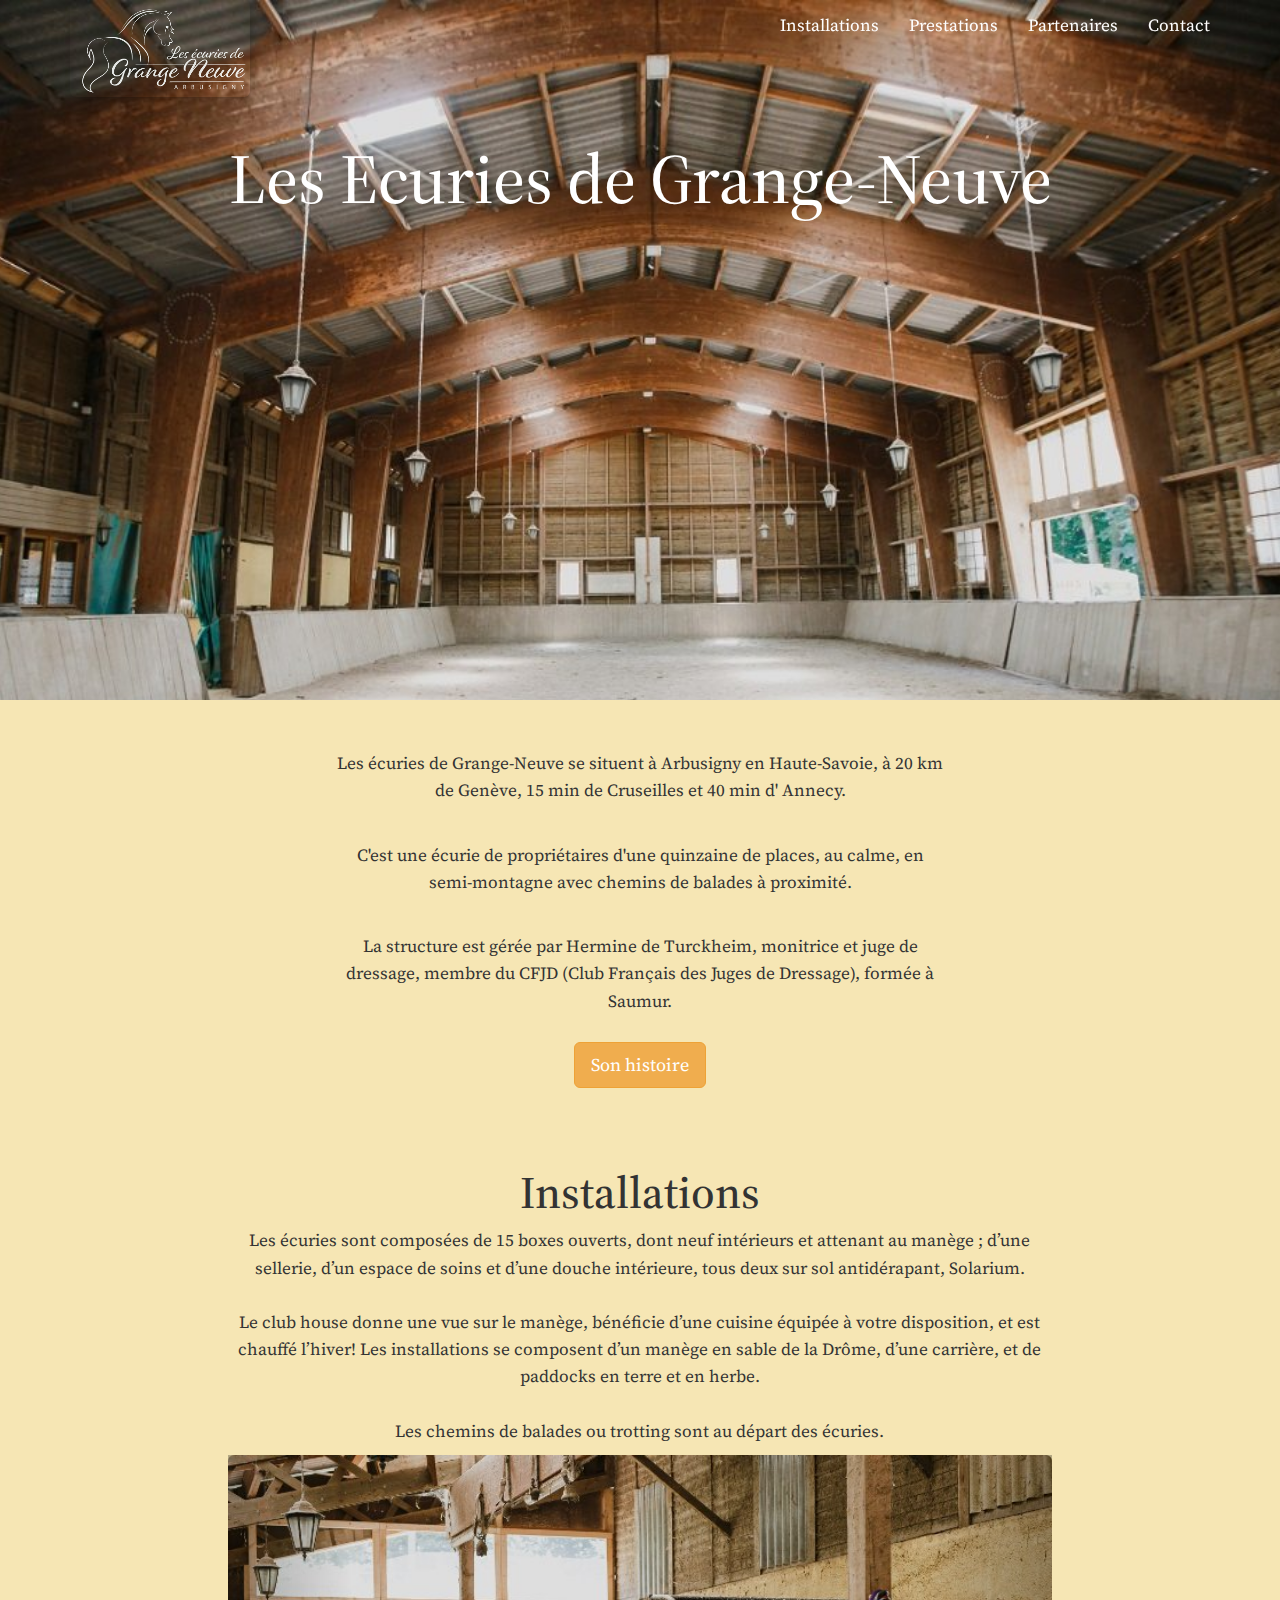
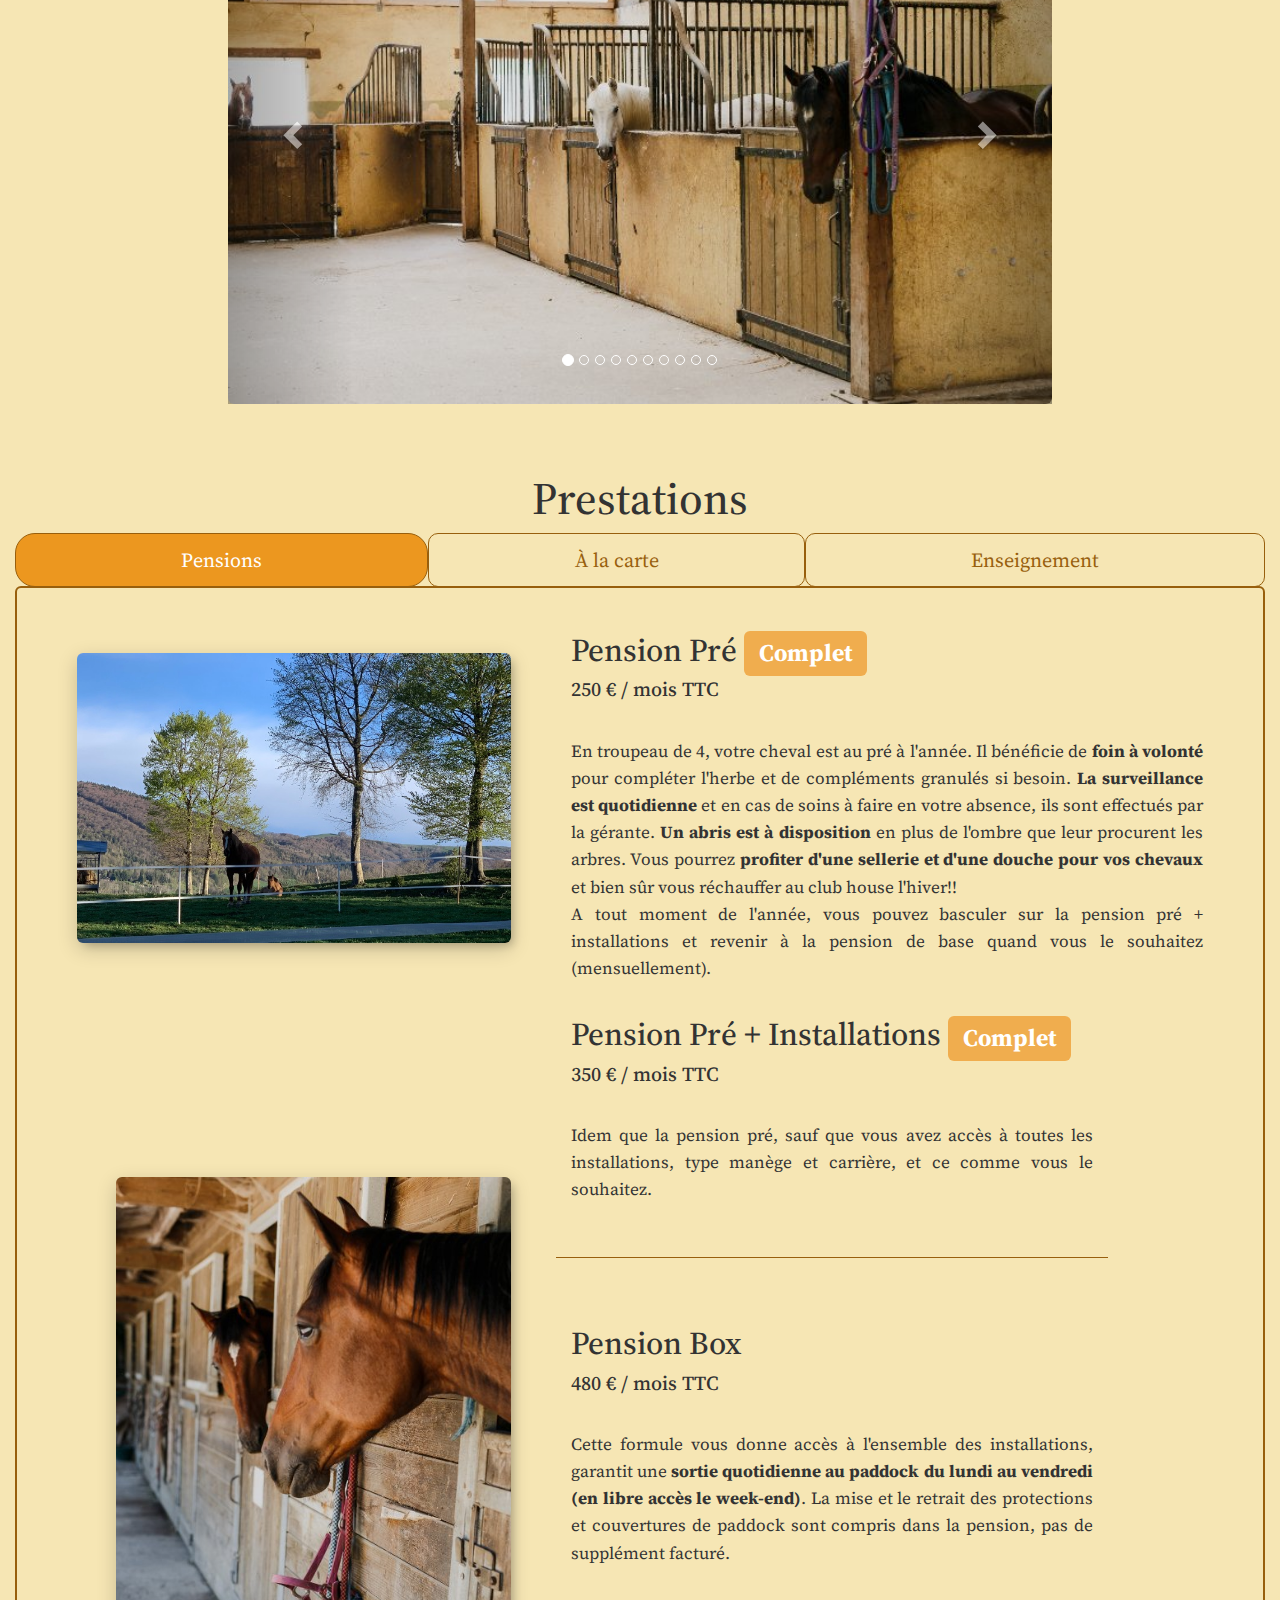
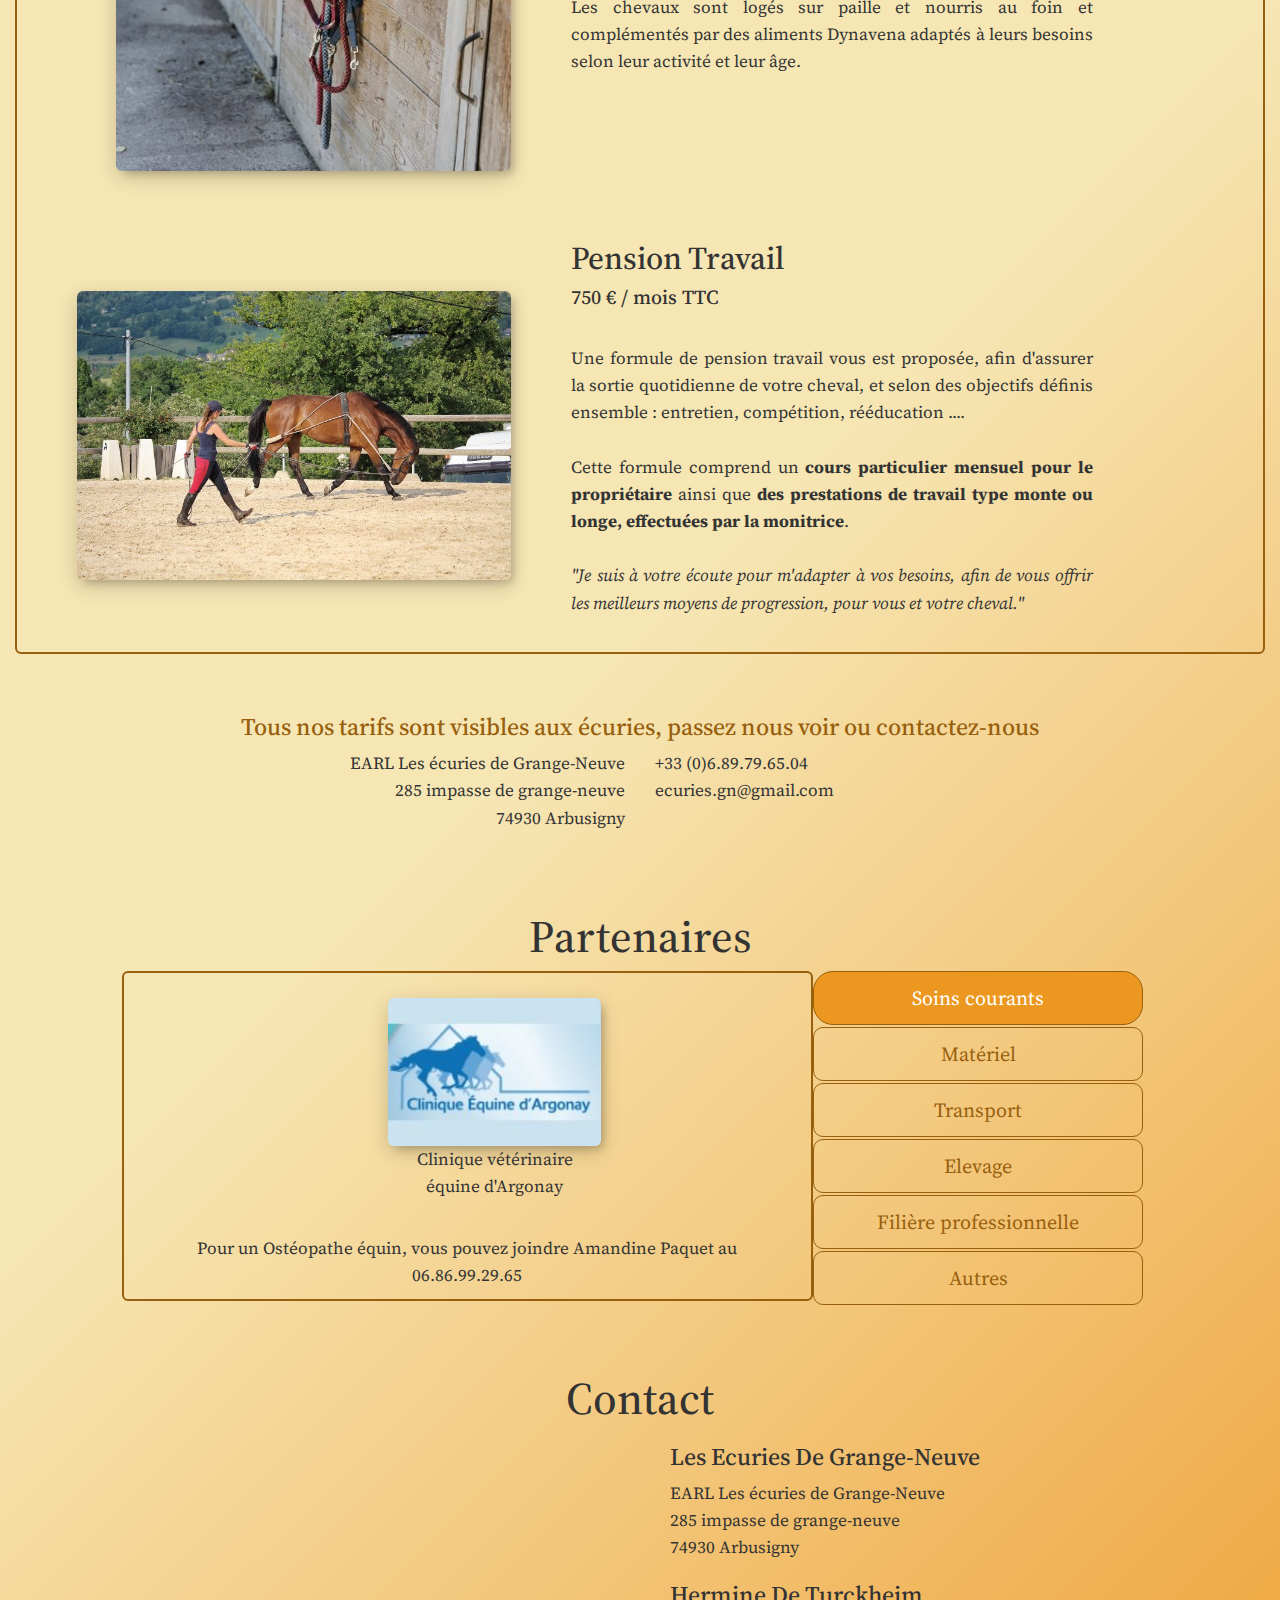
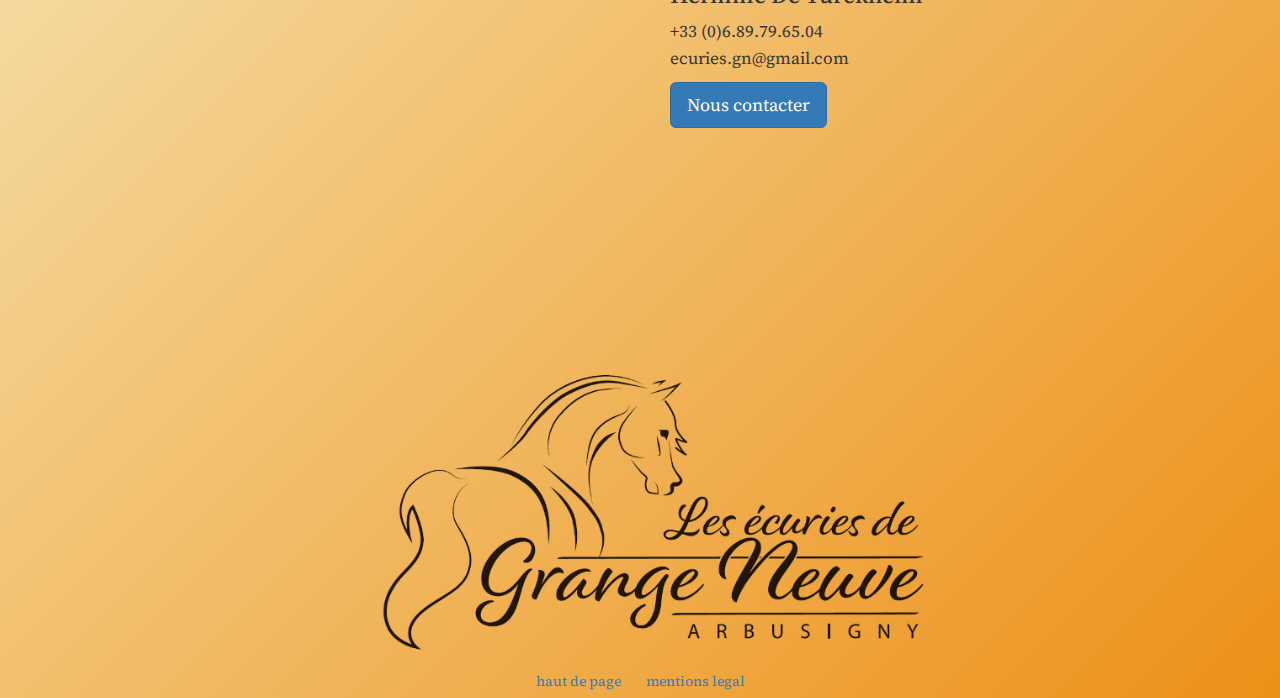
<file: index.html>
<!DOCTYPE html>
<html class="no-js" lang="">
    <head>
        <meta charset="utf-8" />
        <meta http-equiv="x-ua-compatible" content="ie=edge" />
        <title>Écuries de Grange-Neuve</title>
        <meta
            name="description"
            content="Les écuries de Grange-Neuve sont une écurie de propriétaires qui se situent à Arbusigny en Haute-Savoie, en semi montagne avec chemins de balades à proximité. Nous disposons de pension travail de qualité pour chaque cheval."
        />
        <meta name="viewport" content="width=device-width, initial-scale=1" />
        <meta
            name="keywords"
            content="ecuries-gn, écuries de Grange-Neuve, Grange-Neuve, Ecuries,écuries, Ecuries Haute Savoie, Arbusigny, Annecy, Genève, ecurie de propriétaire, pension, pension travail, qualité, cheval, chevaux"
        />

        <link rel="manifest" href="site.webmanifest" />
        <link
            rel="apple-touch-icon"
            sizes="57x57"
            href="icon/apple-touch-icon-57x57.png"
        />
        <link
            rel="apple-touch-icon"
            sizes="76x76"
            href="icon/apple-touch-icon-76x76.png"
        />
        <link
            rel="apple-touch-icon"
            sizes="120x120"
            href="icon/apple-touch-icon-120x120.png"
        />
        <link
            rel="apple-touch-icon"
            sizes="152x152"
            href="icon/apple-touch-icon-152x152.png"
        />
        <link rel="icon" href="icon.png" type="image/png" />
        <!-- Place favicon.ico in the root directory -->

        <link rel="stylesheet" href="css/normalize.css" />
        <link rel="stylesheet" href="css/main.css" />
        <link rel="stylesheet" href="css/bootstrap.min.css" />
        <link
            href="https://fonts.googleapis.com/css?family=Source+Serif+Pro"
            rel="stylesheet"
            type="text/css"
        />
        <link
            rel="stylesheet"
            href="https://use.fontawesome.com/releases/v5.0.13/css/all.css"
            integrity="sha384-DNOHZ68U8hZfKXOrtjWvjxusGo9WQnrNx2sqG0tfsghAvtVlRW3tvkXWZh58N9jp"
            crossorigin="anonymous"
        />
        <style type="text/css">
            body {
                font-family: "Source Serif Pro", serif;
                font-size: 17px;
                line-height: 1.6;
            }

            footer {
            }

            h1 {
                font-size: 50px;
                color: white;
            }

            h2 {
                font-size: 45px;
                text-transform: capitalize;
            }

            h3 {
                font-size: 32px;
                text-transform: capitalize;
                text-align: left;
            }

            h4 {
                font-size: 24px;
                text-transform: capitalize;
                text-align: left;
            }

            h5 {
                font-size: 20px;
                text-align: left;
            }

            h6 {
                font-size: 12px;
                text-align: left;
            }

            hr {
                display: block;
                height: 1px;
                border: 0;
                border-top: 1px solid #985f0d;
                margin: 1em 0;
                padding: 0;
            }
            img {
                box-shadow: 5px 5px 8px -3px rgba(0, 0, 0, 0.2),
                    0 6px 20px 0 rgba(0, 0, 0, 0.19);
            }

            strong {
                font-weight: normal;
            }

            .article {
                margin-bottom: 25px;
                margin-top: 25px;
            }

            .navbar {
                background-color: transparent;
                background: transparent;
                border-color: transparent;
            }

            .navbar-brand {
                padding-top: 0px;
            }

            .navbar-collapse {
                border-top: transparent;
            }

            .nav-pills {
                margin-bottom: -1px;
            }

            .nav-pills > li.active > a,
            .nav-pills > li.active > a:hover,
            .nav-pills > li.active > a:focus {
                color: #fff;
                background-color: #ec971f;
                border-color: #985f0d;
                border-radius: 20px;
                font-size: 20px;
            }

            .nav-pills > li > a {
                color: #985f0d;
                background-color: transparent;
                border: 1px solid #985f0d;
                border-radius: 10px;
                font-size: 20px;
            }

            .nav-pills > li > a:hover {
                color: #985f0d;
                background-color: #eee;
                border-color: #985f0d;
            }

            .parallax {
                /* Create the parallax scrolling effect */
                background-attachment: scroll;
                background-position: bottom;
                background-repeat: no-repeat;
                background-size: cover;
            }

            .row {
                margin-bottom: 50px;
            }

            .tab-pane {
                border: 2px solid #985f0d;
                border-radius: 6px;
            }

            @media (min-width: 300px) {
                #adresse {
                    text-align: left;
                }

                .parallax {
                    height: 500px;
                    /* The image used */
                    background-image: url("img/manege-equestre-phones.jpg");
                }
            }

            @media (min-width: 768px) {
                #adresse {
                    text-align: right;
                }

                #nom-ecuries {
                    margin-top: 80px;
                }

                #photo_pension_travail {
                    margin-top: 70px;
                }

                #photo_pension_pre {
                    margin-top: 40px;
                }
            }

            @media (min-width: 992px) {
                h1 {
                    font-size: 70px;
                }

                .parallax {
                    /*turn on parallaw effect */
                    background-attachment: fixed;
                    /* The image used */
                    background-image: url("img/manege-equestre.jpg");
                    /* Set a specific height */
                    height: 700px;
                }

                #nom-ecuries {
                    margin-top: 120px;
                }

                #photo_pension_complete {
                    margin-top: 180px;
                }
            }

            #invitation-aux-ecuries {
                color: #985f0d;
                text-align: center;
                text-transform: none;
            }

            #map {
                margin-bottom: 20px;
                margin-top: 10px;
            }

            #nav > li > a {
                color: white;
            }

            #pension-pre {
                margin-bottom: 0px;
            }

            #pension-pre-installation {
                margin-top: 5px;
            }
        </style>
        <!-- Global site tag (gtag.js) - Google Analytics -->
        <script
            async
            src="https://www.googletagmanager.com/gtag/js?id=UA-121982099-1"
        ></script>
        <script>
            window.dataLayer = window.dataLayer || [];
            function gtag() {
                dataLayer.push(arguments);
            }
            gtag("js", new Date());

            gtag("config", "UA-121982099-1");
        </script>
    </head>

    <body
        id="page"
        data-spy="scroll"
        data-target=".navbar"
        data-offset="50"
        itemscope
        itemtype="http://schema.org/WebPage"
    >
        <!--[if lte IE 9]>
            <p class="browserupgrade">
                You are using an <strong>outdated</strong> browser. Please
                <a href="https://browsehappy.com/">upgrade your browser</a> to
                improve your experience and security.
            </p>
        <![endif]-->

        <!-- Add your site or application content here -->
        <div class="container-fluid">
            <header id="head">
                <nav
                    id="navigation-wrap"
                    class="navbar navbar-default navbar-fixed-top"
                    role="navigation"
                >
                    <div class="container">
                        <div class="navbar-header">
                            <button
                                type="button"
                                class="navbar-toggle"
                                data-toggle="collapse"
                                data-target=".navbar-collapse"
                            >
                                <span class="icon-bar"></span>
                                <span class="icon-bar"></span>
                                <span class="icon-bar"></span>
                            </button>
                            <a
                                id="brand-all"
                                class="navbar-brand hidden-xs"
                                href="#coverture"
                                ><img
                                    id="logo-all"
                                    src="img/logo2inv-all.png"
                                    alt="logo"
                                    title="logo des écuries de Grange-Neuve"
                            /></a>
                            <a
                                id="brand-phone"
                                class="navbar-brand visible-xs"
                                href="#coverture"
                                ><img
                                    id="logo-phone"
                                    src="img/logo2inv-phone.png"
                                    alt="logo"
                                    title="logo des écuries de Grange-Neuve"
                            /></a>
                        </div>
                        <div
                            id="collapse"
                            class="collapse navbar-collapse"
                            itemprop="breadcrumb"
                        >
                            <ul id="nav" class="nav navbar-nav navbar-right">
                                <li>
                                    <a href="#installations"> Installations </a>
                                </li>
                                <li>
                                    <a href="#prestations"> Prestations </a>
                                </li>
                                <li>
                                    <a href="#partenaires"> Partenaires </a>
                                </li>
                                <li><a href="#contact"> Contact </a></li>
                            </ul>
                        </div>
                    </div>
                </nav>
                <!--#navigation-wrap-->
            </header>
            <div
                itemprop="mainEntity"
                itemscope
                itemtype="http://schema.org/LocalBusiness"
            >
                <link itemprop="url" href="www.ecuries-gn.fr" />
                <meta itemprop="priceRange" content="€€" />
                <div id="coverture" class="row">
                    <div id="nom-ecuries" class="col-xs-12 hidden-xs">
                        <h1 itemprop="name">Les Ecuries de Grange-Neuve</h1>
                    </div>
                    <div class="parallax"></div>
                </div>
                <div id="accueil" class="row">
                    <div
                        class="col-xs-12 col-sm-10 col-md-6 col-sm-offset-1 col-md-offset-3"
                    >
                        <p>
                            Les écuries de Grange-Neuve se situent à
                            <span itemprop="areaServed">Arbusigny</span> en
                            Haute-Savoie, à 20 km de
                            <span itemprop="areaServed">Genève</span>, 15 min de
                            <span itemprop="areaServed">Cruseilles</span> et 40
                            min d' <span itemprop="areaServed">Annecy</span>.
                        </p>

                        <p itemprop="description">
                            <br />C'est une
                            <strong>écurie de propriétaires</strong> d'une
                            quinzaine de places, au calme, en semi-montagne avec
                            chemins de balades à proximité.
                        </p>
                        <p
                            itemprop="founder"
                            itemscope
                            itemtype="http://schema.org/Person"
                        >
                            <br />La structure est gérée par
                            <span itemprop="givenName">Hermine</span>
                            <span itemprop="familyName">de Turckheim</span>,
                            monitrice et juge de dressage, membre du
                            <span
                                itemprop="memberOf"
                                itemscope
                                itemtype="http://schema.org/Organization"
                                >CFJD (<span itemprop="legalName"
                                    >Club Français des Juges de Dressage</span
                                >)</span
                            >, formée à Saumur. <br /><br /><a
                                itemprop="url"
                                href="histoire.html"
                                class="btn btn-lg btn-warning"
                                >Son histoire</a
                            >
                        </p>
                        <div
                            itemprop="geo"
                            itemscope
                            itemtype="http://schema.org/GeoCoordinates"
                        >
                            <meta
                                itemprop="latitude"
                                content="46,0875342281281"
                            />
                            <meta
                                itemprop="longitude"
                                content="6,19289875030518"
                            />
                        </div>
                    </div>
                </div>
                <div id="installations" class="row">
                    <div class="col-xs-12 col-md-8 col-md-offset-2">
                        <h2>installations</h2>
                        <p itemprop="description">
                            Les écuries sont composées de 15
                            <strong>boxes ouverts</strong>, dont neuf intérieurs
                            et attenant au manège ; d’une
                            <strong>sellerie</strong>, d’un espace de soins et
                            d’une douche intérieure, tous deux sur sol
                            antidérapant, Solarium. <br /><br />Le
                            <strong>club house</strong> donne une vue sur le
                            manège, bénéficie d’une cuisine équipée à votre
                            disposition, et est chauffé l’hiver! Les
                            installations se composent d’un manège en sable de
                            la Drôme, d’une carrière, et de
                            <strong>paddocks</strong> en terre et en herbe.
                            <br /><br />Les
                            <strong>chemins de balades</strong> ou trotting sont
                            au départ des écuries.
                        </p>
                        <div
                            id="carousel"
                            class="carousel slide"
                            data-ride="carousel"
                        >
                            <ol class="carousel-indicators">
                                <li
                                    data-target="#carousel"
                                    data-slide-to="0"
                                    class="active"
                                ></li>
                                <li
                                    data-target="#carousel"
                                    data-slide-to="1"
                                ></li>
                                <li
                                    data-target="#carousel"
                                    data-slide-to="2"
                                ></li>
                                <li
                                    data-target="#carousel"
                                    data-slide-to="3"
                                ></li>
                                <li
                                    data-target="#carousel"
                                    data-slide-to="4"
                                ></li>
                                <li
                                    data-target="#carousel"
                                    data-slide-to="5"
                                ></li>
                                <li
                                    data-target="#carousel"
                                    data-slide-to="6"
                                ></li>
                                <li
                                    data-target="#carousel"
                                    data-slide-to="7"
                                ></li>
                                <li
                                    data-target="#carousel"
                                    data-slide-to="8"
                                ></li>
                                <li
                                    data-target="#carousel"
                                    data-slide-to="9"
                                ></li>
                            </ol>
                            <div class="carousel-inner">
                                <div class="item active">
                                    <img
                                        src="img/les-boxes-interieurs.jpg"
                                        alt="les boxes interieurs"
                                        title="les boxes intérieurs"
                                        class="img-responsive"
                                        itemprop="photo"
                                    />
                                </div>
                                <div class="item">
                                    <img
                                        src="img/un-boxe-interieur.jpg"
                                        alt="un box interieur"
                                        title="l'un des boxes intérieurs"
                                        class="img-responsive"
                                        itemprop="photo"
                                    />
                                </div>
                                <div class="item">
                                    <img
                                        src="img/manege_equestre_carousel.jpg"
                                        alt="le manege"
                                        title="le manege de Grange-Neuve"
                                        class="img-responsive"
                                        itemprop="image"
                                    />
                                </div>
                                <div class="item">
                                    <img
                                        src="img/les-boxes-exterieurs.jpg"
                                        alt="les boxes"
                                        title="les boxes extérieurs"
                                        class="img-responsive"
                                        itemprop="photo"
                                    />
                                </div>
                                <div class="item">
                                    <img
                                        src="img/un-boxe-exterieur.jpg"
                                        alt="un box"
                                        title="l'un des boxes extérieurs"
                                        class="img-responsive"
                                        itemprop="photo"
                                    />
                                </div>
                                <div class="item">
                                    <img
                                        src="img/un-boxe-ouvert-interieur.jpg"
                                        alt="un box ouvert"
                                        title="l'un des boxes ouvert interieurs"
                                        class="img-responsive"
                                        itemprop="photo"
                                    />
                                </div>
                                <div class="item">
                                    <img
                                        src="img/une-douche-interieur.jpg"
                                        alt="un box"
                                        title="la douche interieur"
                                        class="img-responsive"
                                        itemprop="photo"
                                    />
                                </div>
                                <div class="item">
                                    <img
                                        src="img/Solarium.png"
                                        alt="un solarium"
                                        title="le solarium"
                                        class="img-responsive"
                                        itemprop="photo"
                                    />
                                </div>
                                <div class="item">
                                    <img
                                        src="img/sellerie.png"
                                        alt="la sellerie"
                                        title="la sellerie"
                                        class="img-responsive"
                                        itemprop="photo"
                                    />
                                </div>
                                <div class="item">
                                    <img
                                        src="img/paddock.png"
                                        alt="le paddock"
                                        title="le paddock"
                                        class="img-responsive"
                                        itemprop="photo"
                                    />
                                </div>
                            </div>
                            <a
                                class="left carousel-control"
                                href="#carousel"
                                data-slide="prev"
                            >
                                <span
                                    class="glyphicon glyphicon-chevron-left"
                                ></span>
                            </a>
                            <a
                                class="right carousel-control"
                                href="#carousel"
                                data-slide="next"
                            >
                                <span
                                    class="glyphicon glyphicon-chevron-right"
                                ></span>
                            </a>
                        </div>
                    </div>
                </div>
                <div id="prestations" class="row">
                    <div id="onglets" class="col-xs-12">
                        <h2>prestations</h2>
                        <ul class="nav nav-pills nav-justified">
                            <li id="onglet-pensions" class="active">
                                <a href="#contenu-pensions" data-toggle="tab"
                                    >Pensions</a
                                >
                            </li>
                            <li id="onglet-alacarte">
                                <a href="#contenu-a-la-carte" data-toggle="tab"
                                    >À la carte</a
                                >
                            </li>
                            <li id="onglet-enseignement">
                                <a
                                    href="#contenu-enseignement"
                                    data-toggle="tab"
                                    >Enseignement</a
                                >
                            </li>
                        </ul>
                        <div
                            class="tab-content"
                            itemprop="hasOfferCatalog"
                            itemscope
                            itemtype="http://schema.org/OfferCatalog"
                        >
                            <div
                                class="tab-pane fade active in col-xs-12"
                                id="contenu-pensions"
                            >
                                <div
                                    class="article col-xs-12"
                                    id="pension-pre"
                                    itemprop="itemListElement"
                                    itemscope
                                    itemtype="http://schema.org/OfferCatalog"
                                >
                                    <div
                                        class="col-xs-12 col-md-7 col-md-push-5"
                                    >
                                        <div class="col-xs-12">
                                            <h3 itemprop="name">
                                                pension pré
                                                <span
                                                    class="label label-warning"
                                                    >complet</span
                                                >
                                            </h3>
                                            <h5>250 € / mois TTC</h5>
                                            <div
                                                itemprop="itemListElement"
                                                itemscope
                                                itemtype="http://schema.org/OfferCatalog"
                                            >
                                                <p style="text-align: justify">
                                                    <br />
                                                    <span
                                                        itemprop="itemListElement"
                                                        itemscope
                                                        itemtype="http://schema.org/Offer"
                                                    >
                                                        <span
                                                            itemprop="itemOffered"
                                                            itemscope
                                                            itemtype="http://schema.org/Service"
                                                        >
                                                            En troupeau de 4,
                                                            votre cheval est au
                                                            pré à l'année. Il
                                                            bénéficie de
                                                            <b
                                                                >foin à
                                                                volonté</b
                                                            >
                                                            pour compléter
                                                            l'herbe et de
                                                            compléments granulés
                                                            si besoin.
                                                            <b
                                                                >La surveillance
                                                                est
                                                                quotidienne</b
                                                            >
                                                            et en cas de soins à
                                                            faire en votre
                                                            absence, ils sont
                                                            effectués par la
                                                            gérante.
                                                            <b
                                                                >Un abris est à
                                                                disposition</b
                                                            >
                                                            en plus de l'ombre
                                                            que leur procurent
                                                            les arbres. Vous
                                                            pourrez
                                                            <b
                                                                >profiter d'une
                                                                sellerie et
                                                                d'une douche
                                                                pour vos
                                                                chevaux</b
                                                            >
                                                            et bien sûr vous
                                                            réchauffer au club
                                                            house l'hiver!!
                                                        </span>
                                                    </span>
                                                    <br />A tout moment de
                                                    l'année, vous pouvez
                                                    basculer sur la pension pré
                                                    + installations et revenir à
                                                    la pension de base quand
                                                    vous le souhaitez
                                                    (mensuellement).
                                                </p>
                                            </div>

                                            <div class="visible-sm">
                                                <h3 itemprop="name">
                                                    <br />pension pré +
                                                    installation
                                                    <span
                                                        class="label label-warning"
                                                        >complet</span
                                                    >
                                                </h3>
                                                <h5>350 € / mois TTC</h5>
                                                <div
                                                    itemprop="itemListElement"
                                                    itemscope
                                                    itemtype="http://schema.org/OfferCatalog"
                                                >
                                                    <p
                                                        style="
                                                            text-align: justify;
                                                        "
                                                    >
                                                        <br />
                                                        <span
                                                            itemprop="itemListElement"
                                                            itemscope
                                                            itemtype="http://schema.org/Offer"
                                                        >
                                                            <span
                                                                itemprop="itemOffered"
                                                                itemscope
                                                                itemtype="http://schema.org/Service"
                                                            >
                                                                Idem que la
                                                                pension pré,
                                                                sauf que vous
                                                                avez accès à
                                                                toutes les
                                                                installations,
                                                                type manège et
                                                                carrière, et ce
                                                                comme vous le
                                                                souhaitez.
                                                            </span>
                                                        </span>
                                                    </p>
                                                </div>
                                            </div>
                                        </div>
                                    </div>
                                    <div
                                        class="col-xs-12 col-md-5 col-md-pull-7 hidden-sm"
                                    >
                                        <div
                                            id="photo_pension_pre"
                                            class="col-sm-12"
                                        >
                                            <div class="item active">
                                                <img
                                                    src="img/pension-pre.jpg"
                                                    alt="pre"
                                                    title="rayon de soleil sur le pre"
                                                    class="img-responsive"
                                                    itemprop="image"
                                                />
                                            </div>
                                        </div>
                                    </div>
                                </div>
                                <div
                                    class="article col-xs-12"
                                    id="pension-pre-installation"
                                    itemprop="itemListElement"
                                    itemscope
                                    itemtype="http://schema.org/OfferCatalog"
                                >
                                    <div
                                        class="col-xs-12 col-sm-7 col-sm-push-5"
                                    >
                                        <div class="col-xs-12 col-md-10">
                                            <div class="hidden-sm">
                                                <h3 itemprop="name">
                                                    pension pré + installations
                                                    <span
                                                        class="label label-warning"
                                                        >complet</span
                                                    >
                                                </h3>
                                                <h5>350 € / mois TTC</h5>
                                                <div
                                                    itemprop="itemListElement"
                                                    itemscope
                                                    itemtype="http://schema.org/OfferCatalog"
                                                >
                                                    <p
                                                        style="
                                                            text-align: justify;
                                                        "
                                                    >
                                                        <br />
                                                        <span
                                                            itemprop="itemListElement"
                                                            itemscope
                                                            itemtype="http://schema.org/Offer"
                                                        >
                                                            <span
                                                                itemprop="itemOffered"
                                                                itemscope
                                                                itemtype="http://schema.org/Service"
                                                            >
                                                                Idem que la
                                                                pension pré,
                                                                sauf que vous
                                                                avez accès à
                                                                toutes les
                                                                installations,
                                                                type manège et
                                                                carrière, et ce
                                                                comme vous le
                                                                souhaitez.<br /><br />
                                                            </span>
                                                        </span>
                                                    </p>
                                                    <div class="row">
                                                        <hr />
                                                    </div>
                                                </div>
                                            </div>
                                            <h3 itemprop="name">pension box</h3>
                                            <h5>480 € / mois TTC</h5>
                                            <div
                                                itemprop="itemListElement"
                                                itemscope
                                                itemtype="http://schema.org/OfferCatalog"
                                            >
                                                <p style="text-align: justify">
                                                    <br />Cette formule vous
                                                    donne
                                                    <span
                                                        itemprop="itemListElement"
                                                        itemscope
                                                        itemtype="http://schema.org/Offer"
                                                    >
                                                        <span
                                                            itemprop="itemOffered"
                                                            itemscope
                                                            itemtype="http://schema.org/Service"
                                                        >
                                                            <span
                                                                itemprop="name"
                                                                >accès à
                                                                l'ensemble des
                                                                installations,</span
                                                            >
                                                        </span> </span
                                                    >garantit une
                                                    <b
                                                        >sortie quotidienne au
                                                        paddock du lundi au
                                                        vendredi (en libre accès
                                                        le week-end)</b
                                                    >. La mise et le retrait des
                                                    protections et couvertures
                                                    de paddock sont compris dans
                                                    la pension, pas de
                                                    supplément facturé.
                                                    <br /><br />Les chevaux sont
                                                    logés sur paille et nourris
                                                    au foin et complémentés par
                                                    des aliments Dynavena
                                                    adaptés à leurs besoins
                                                    selon leur activité et leur
                                                    âge.
                                                </p>
                                            </div>
                                        </div>
                                    </div>
                                    <div
                                        class="col-xs-12 col-sm-5 col-sm-pull-7"
                                    >
                                        <div
                                            id="photo_pension_complete"
                                            class="col-sm-12 col-md-11 col-md-offset-1"
                                        >
                                            <div class="item active">
                                                <img
                                                    src="img/pension.jpg"
                                                    alt="deux cheveaux aux boxes"
                                                    title="deux cheveaux en pleine discussion"
                                                    class="img-responsive"
                                                    itemprop="image"
                                                />
                                            </div>
                                        </div>
                                    </div>
                                </div>
                                <div
                                    class="article col-xs-12"
                                    itemprop="itemListElement"
                                    itemscope
                                    itemtype="http://schema.org/OfferCatalog"
                                >
                                    <div
                                        class="col-xs-12 col-sm-7 col-sm-push-5"
                                    >
                                        <div class="col-xs-12 col-md-10">
                                            <h3 itemprop="name">
                                                pension travail
                                            </h3>
                                            <h5>750 € / mois TTC</h5>
                                            <p style="text-align: justify">
                                                <br />Une formule de pension
                                                travail vous est proposée, afin
                                                d'assurer la sortie quotidienne
                                                de votre
                                                <span
                                                    itemprop="disambiguatingDescription"
                                                    >cheval</span
                                                >, et selon des objectifs
                                                définis ensemble : entretien,
                                                compétition, rééducation ....<br />
                                                <br />Cette formule comprend un
                                                <span
                                                    itemprop="itemListElement"
                                                    itemscope
                                                    itemtype="http://schema.org/Offer"
                                                >
                                                    <span
                                                        itemprop="itemOffered"
                                                        itemscope
                                                        itemtype="http://schema.org/Service"
                                                    >
                                                        <span itemprop="name"
                                                            ><b
                                                                >cours
                                                                particulier
                                                                mensuel pour le
                                                                propriétaire</b
                                                            ></span
                                                        >
                                                    </span>
                                                </span>
                                                ainsi que
                                                <span
                                                    itemprop="itemListElement"
                                                    itemscope
                                                    itemtype="http://schema.org/Offer"
                                                >
                                                    <span
                                                        itemprop="itemOffered"
                                                        itemscope
                                                        itemtype="http://schema.org/Service"
                                                    >
                                                        <span itemprop="name"
                                                            ><b
                                                                >des prestations
                                                                de travail type
                                                                monte ou longe,
                                                                effectuées par
                                                                la monitrice</b
                                                            >.</span
                                                        >
                                                    </span>
                                                </span>
                                                <br /><br /><i
                                                    >"Je suis à votre écoute
                                                    pour m'adapter à vos
                                                    besoins, afin de vous offrir
                                                    les meilleurs moyens de
                                                    progression, pour vous et
                                                    votre cheval."</i
                                                >
                                            </p>
                                        </div>
                                    </div>
                                    <div
                                        class="col-xs-12 col-sm-5 col-sm-pull-7"
                                    >
                                        <div
                                            id="photo_pension_travail"
                                            class="col-sm-12"
                                        >
                                            <div class="item active">
                                                <img
                                                    src="img/pension-travail.jpg"
                                                    alt="travail en longues rênes"
                                                    title="le travail de la monitrice en longues rênes"
                                                    class="img-responsive"
                                                    itemprop="image"
                                                />
                                            </div>
                                        </div>
                                        <div class="visible-sm col-sm-12">
                                            <div
                                                class="item active"
                                                style="padding-top: 25px"
                                            >
                                                <img
                                                    src="img/hermine-longues-renes.jpg"
                                                    alt="longues renes"
                                                    title="Hermine en longues renes"
                                                    class="img-responsive"
                                                />
                                            </div>
                                        </div>
                                    </div>
                                </div>
                            </div>
                            <div
                                class="tab-pane fade col-xs-12"
                                id="contenu-a-la-carte"
                            >
                                <div
                                    class="article col-xs-12"
                                    itemprop="itemListElement"
                                    itemscope
                                    itemtype="http://schema.org/OfferCatalog"
                                >
                                    <div class="col-xs-12">
                                        <p>
                                            Voici les prestations effectuées par
                                            la monitrice :
                                        </p>
                                    </div>
                                    <div
                                        class="col-xs-12 col-md-10 col-md-offset-1"
                                    >
                                        <div
                                            itemprop="itemListElement"
                                            itemscope
                                            itemtype="http://schema.org/Offer"
                                        >
                                            <div
                                                itemprop="itemOffered"
                                                itemscope
                                                itemtype="http://schema.org/Service"
                                            >
                                                <div
                                                    class="col-xs-8 col-sm-7 col-sm-offset-1 col-md-6 col-md-offset-2"
                                                >
                                                    <h5 itemprop="name">
                                                        Travail monté
                                                    </h5>
                                                </div>
                                                <div
                                                    class="col-xs-4 col-sm-3 col-md-2"
                                                >
                                                    <h5
                                                        style="
                                                            text-align: right;
                                                        "
                                                    >
                                                        30 €
                                                    </h5>
                                                </div>
                                                <div
                                                    class="col-xs-12 col-sm-10 col-sm-offset-1 col-md-8 col-md-offset-2"
                                                >
                                                    <h6 itemprop="description">
                                                        Sur le plat ou en
                                                        éxtérieur
                                                    </h6>
                                                    <hr />
                                                </div>
                                            </div>
                                        </div>
                                        <div
                                            itemprop="itemListElement"
                                            itemscope
                                            itemtype="http://schema.org/Offer"
                                        >
                                            <div
                                                itemprop="itemOffered"
                                                itemscope
                                                itemtype="http://schema.org/Service"
                                            >
                                                <div
                                                    class="col-xs-8 col-sm-7 col-sm-offset-1 col-md-6 col-md-offset-2"
                                                >
                                                    <h5 itemprop="name">
                                                        Travail à pieds
                                                    </h5>
                                                </div>
                                                <div
                                                    class="col-xs-4 col-sm-3 col-md-2"
                                                >
                                                    <h5
                                                        style="
                                                            text-align: right;
                                                        "
                                                    >
                                                        15 €
                                                    </h5>
                                                </div>
                                                <div
                                                    class="col-xs-12 col-sm-10 col-sm-offset-1 col-md-8 col-md-offset-2"
                                                >
                                                    <h6 itemprop="description">
                                                        Longe, enrênements,
                                                        longues rênes
                                                    </h6>
                                                    <hr />
                                                </div>
                                            </div>
                                        </div>
                                        <div
                                            itemprop="itemListElement"
                                            itemscope
                                            itemtype="http://schema.org/Offer"
                                        >
                                            <div
                                                itemprop="itemOffered"
                                                itemscope
                                                itemtype="http://schema.org/Service"
                                            >
                                                <div
                                                    class="col-xs-8 col-sm-7 col-sm-offset-1 col-md-6 col-md-offset-2"
                                                >
                                                    <h5 itemprop="name">
                                                        Cours particulier (1h)
                                                    </h5>
                                                </div>
                                                <div
                                                    class="col-xs-4 col-sm-3 col-md-2"
                                                >
                                                    <h5
                                                        style="
                                                            text-align: right;
                                                        "
                                                    >
                                                        35 €
                                                    </h5>
                                                </div>
                                                <div
                                                    class="col-xs-12 col-sm-10 col-sm-offset-1 col-md-8 col-md-offset-2"
                                                >
                                                    <h6 itemprop="description">
                                                        Stretching du couple,
                                                        travail à pieds,
                                                        dressage, travail sur le
                                                        plat, obstacle ...
                                                    </h6>
                                                </div>
                                            </div>
                                        </div>
                                        <div
                                            class="col-xs-8 col-sm-6 col-sm-offset-2 col-md-4 col-md-offset-4"
                                        >
                                            <h5>Pour les pensionnaires</h5>
                                        </div>
                                        <div class="col-xs-4 col-sm-3 col-md-2">
                                            <h5 style="text-align: right">
                                                30 €
                                            </h5>
                                        </div>
                                        <div
                                            class="col-xs-8 col-sm-6 col-sm-offset-2 col-md-4 col-md-offset-4"
                                        >
                                            <h5>
                                                En déplacement à l'éxterieur
                                            </h5>
                                        </div>
                                        <div class="col-xs-4 col-sm-3 col-md-2">
                                            <h5 style="text-align: right">
                                                40 €
                                            </h5>
                                        </div>
                                        <div
                                            class="col-xs-8 col-sm-6 col-sm-offset-2 col-md-4 col-md-offset-4"
                                        >
                                            <h5>Carte de 10 cours</h5>
                                            <h6>valide 10 mois</h6>
                                        </div>
                                        <div class="col-xs-4 col-sm-3 col-md-2">
                                            <h5 style="text-align: right">
                                                350 €
                                            </h5>
                                        </div>
                                        <div
                                            class="col-xs-8 col-sm-6 col-sm-offset-2 col-md-4 col-md-offset-4"
                                        >
                                            <h5>
                                                Carte pour les pensionnaires
                                            </h5>
                                            <h6>
                                                10 cours, valide 10 mois,
                                                payable en 2 fois
                                            </h6>
                                        </div>
                                        <div class="col-xs-4 col-sm-3 col-md-2">
                                            <h5 style="text-align: right">
                                                300 €
                                            </h5>
                                        </div>
                                        <div
                                            class="col-xs-12 col-sm-6 col-sm-offset-5 col-md-4 col-md-offset-6"
                                        >
                                            <h5 style="text-align: right">
                                                Le 11e cours est offert !
                                            </h5>
                                        </div>
                                        <div
                                            class="col-xs-12 col-sm-10 col-sm-offset-1 col-md-8 col-md-offset-2"
                                        >
                                            <hr />
                                        </div>
                                        <div
                                            itemprop="itemListElement"
                                            itemscope
                                            itemtype="http://schema.org/Offer"
                                        >
                                            <div
                                                itemprop="itemOffered"
                                                itemscope
                                                itemtype="http://schema.org/Service"
                                            >
                                                <div
                                                    class="col-xs-8 col-sm-7 col-sm-offset-1 col-md-6 col-md-offset-2"
                                                >
                                                    <h5 itemprop="name">
                                                        Tonte
                                                    </h5>
                                                </div>
                                                <div
                                                    class="col-xs-4 col-sm-3 col-md-2"
                                                >
                                                    <h5
                                                        style="
                                                            text-align: right;
                                                        "
                                                    >
                                                        70 €
                                                    </h5>
                                                </div>
                                            </div>
                                        </div>
                                        <div
                                            class="col-xs-12 col-sm-10 col-sm-offset-1 col-md-8 col-md-offset-2"
                                        >
                                            <hr />
                                        </div>
                                        <div
                                            itemprop="itemListElement"
                                            itemscope
                                            itemtype="http://schema.org/Offer"
                                        >
                                            <div
                                                itemprop="itemOffered"
                                                itemscope
                                                itemtype="http://schema.org/Service"
                                            >
                                                <div
                                                    class="col-xs-8 col-sm-7 col-sm-offset-1 col-md-6 col-md-offset-2"
                                                >
                                                    <h5 itemprop="name">
                                                        Vermifugation
                                                    </h5>
                                                </div>
                                                <div
                                                    class="col-xs-4 col-sm-3 col-md-2"
                                                >
                                                    <h5
                                                        style="
                                                            text-align: right;
                                                        "
                                                    >
                                                        30 €
                                                    </h5>
                                                </div>
                                            </div>
                                        </div>
                                        <div
                                            class="col-xs-8 col-sm-6 col-sm-offset-2 col-md-4 col-md-offset-4"
                                        >
                                            <h5>À l'année</h5>
                                            <h6>
                                                avec un suivis du protocole
                                                vétérinaire
                                            </h6>
                                        </div>
                                        <div class="col-xs-4 col-sm-3 col-md-2">
                                            <h5 style="text-align: right">
                                                100 €
                                            </h5>
                                        </div>
                                        <div
                                            class="col-xs-12 col-sm-10 col-sm-offset-1 col-md-8 col-md-offset-2"
                                        >
                                            <hr />
                                        </div>
                                        <div
                                            itemprop="itemListElement"
                                            itemscope
                                            itemtype="http://schema.org/Offer"
                                        >
                                            <div
                                                itemprop="itemOffered"
                                                itemscope
                                                itemtype="http://schema.org/Service"
                                            >
                                                <div
                                                    class="col-xs-8 col-sm-7 col-sm-offset-1 col-md-6 col-md-offset-2"
                                                >
                                                    <h5 itemprop="name">
                                                        Location de structure
                                                    </h5>
                                                </div>
                                                <div
                                                    class="col-xs-4 col-sm-3 col-md-2"
                                                >
                                                    <h5
                                                        style="
                                                            text-align: right;
                                                        "
                                                    >
                                                        10 €
                                                    </h5>
                                                </div>
                                                <div
                                                    class="col-xs-12 col-sm-10 col-sm-offset-1 col-md-8 col-md-offset-2"
                                                >
                                                    <h6 itemprop="description">
                                                        Prix par cheval pour un
                                                        accès d'une heure.
                                                    </h6>
                                                </div>
                                            </div>
                                        </div>
                                        <div
                                            class="col-xs-12 col-sm-10 col-sm-offset-1 col-md-8 col-md-offset-2"
                                        >
                                            <hr />
                                        </div>
                                    </div>
                                    <div class="col-xs-12">
                                        <p>
                                            Plusieurs fois par an, selon vos
                                            besoins, des stages sont proposés,
                                            et ce dans toutes les
                                            disciplines.<br />
                                            <br />Il est possible de faire venir
                                            un formateur selon vos besoins ou de
                                            louer un espace de travail à l'heure
                                            ou à la journée.
                                        </p>
                                    </div>
                                </div>
                            </div>
                            <div
                                class="tab-pane fade col-xs-12"
                                id="contenu-enseignement"
                            >
                                <div class="article col-xs-12">
                                    <p>
                                        Aux écuries de Grange-Neuve, les cours
                                        sont dispensés par la gérante Hermine de
                                        Turckheim, monitrice diplômée.
                                    </p>
                                    <a
                                        href="histoire.html"
                                        class="btn btn-lg btn-warning"
                                        >Son histoire
                                    </a>
                                    <p>
                                        <br />Vous avez la possibilité de
                                        prendre des cours particuliers à votre
                                        guise. Les séances durent une heure
                                        selon la discipline de votre choix et
                                        vos objectifs (soit travail monté, soit
                                        séance à pieds). Les cours se paient à
                                        l’unité ou par carte de 10. Les cours à
                                        deux sont également possibles.
                                        <br />Retrouver nos tarifs dans l’onglet
                                        « à la carte ».<br /><br />
                                        Dans la formule de pension travail vous
                                        bénéficiez d’un cours particulier
                                        mensuel.<br />
                                        <br />Plusieurs fois par an et selon vos
                                        besoins, des stages sont proposés. Il
                                        est possible de faire venir un formateur
                                        de votre choix ou de louer un espace de
                                        travail à l’heure. Pour plus
                                        d’information n’hésitez pas à me
                                        contacter par mail.<br />
                                        Retrouvez tous nos tarifs en passant aux
                                        écuries !
                                    </p>
                                </div>
                            </div>
                        </div>
                    </div>
                </div>
                <div class="row">
                    <div class="col-xs-12">
                        <div class="col-xs-12 col-md-8 col-md-offset-2">
                            <h4 id="invitation-aux-ecuries">
                                Tous nos tarifs sont visibles aux écuries,
                                passez nous voir ou contactez-nous
                            </h4>
                        </div>
                        <div
                            class="col-xs-12 col-sm-6"
                            itemprop="address"
                            itemscope
                            itemtype="http://schema.org/PostalAddress"
                        >
                            <p id="adresse">
                                EARL Les écuries de Grange-Neuve <br />
                                <span itemprop="streetAddress"
                                    >285 impasse de grange-neuve</span
                                ><br />
                                <span itemprop="postalCode">74930</span>
                                <span itemprop="addressLocality"
                                    >Arbusigny</span
                                >
                            </p>
                        </div>
                        <div class="col-xs-12 col-sm-6">
                            <p style="text-align: left">
                                <i class="fas fa-phone"></i>+33 (0)6.89.79.65.04
                                <br />
                                <i class="fas fa-at"></i>ecuries.gn@gmail.com
                            </p>
                        </div>
                    </div>
                </div>
                <div id="partenaires" class="row">
                    <div class="col-xs-12">
                        <h2>partenaires</h2>
                    </div>
                    <div class="col-xs-12 col-sm-11 col-md-10 col-sm-offset-1">
                        <ul
                            class="nav nav-pills nav-stacked pull-right col-xs-12 col-sm-5 col-md-4"
                        >
                            <li class="active">
                                <a
                                    href="#contenu-soins-courants"
                                    data-toggle="tab"
                                    >Soins courants</a
                                >
                            </li>
                            <li>
                                <a href="#contenu-materiel" data-toggle="tab"
                                    >Matériel</a
                                >
                            </li>
                            <li>
                                <a href="#contenu-transport" data-toggle="tab"
                                    >Transport</a
                                >
                            </li>
                            <li>
                                <a href="#contenu-elevage" data-toggle="tab"
                                    >Elevage</a
                                >
                            </li>
                            <li>
                                <a href="#contenu-filieres" data-toggle="tab"
                                    >Filière professionnelle</a
                                >
                            </li>
                            <li>
                                <a href="#contenu-autres" data-toggle="tab"
                                    >Autres</a
                                >
                            </li>
                        </ul>
                        <div class="tab-content">
                            <div
                                class="tab-pane fade in col-xs-12 col-sm-7 col-md-8 active"
                                id="contenu-soins-courants"
                            >
                                <div
                                    class="article col-xs-10 col-sm-12 col-md-5 col-xs-offset-1 col-sm-offset-0 col-md-offset-4"
                                    itemprop="sponsor"
                                    itemscope
                                    itemtype="http://schema.org/Organization"
                                >
                                    <div class="col-xs-12 col-sm-6 col-md-12">
                                        <a
                                            itemprop="url"
                                            href="http://www.cliniqueequineargonay.fr/"
                                            target="_blank"
                                            ><img
                                                src="img/partenaires/clinique-equine.jpg"
                                                alt="clinique equine"
                                                title="Clinique equine d'Argonay"
                                                class="img-responsive"
                                                itemprop="logo"
                                        /></a>
                                    </div>
                                    <div class="col-xs-12 col-sm-6 col-md-12">
                                        <p itemprop="name">
                                            Clinique vétérinaire équine
                                            d'Argonay
                                        </p>
                                    </div>
                                </div>
                                <div
                                    class="col-xs-12"
                                    itemprop="sponsor"
                                    itemscope
                                    itemtype="http://schema.org/Person"
                                >
                                    <p>
                                        Pour un Ostéopathe équin, vous pouvez
                                        joindre
                                        <span itemprop="name"
                                            >Amandine Paquet</span
                                        >
                                        au
                                        <span itemprop="telephone"
                                            >06.86.99.29.65</span
                                        >
                                    </p>
                                </div>
                            </div>
                            <div
                                class="tab-pane fade col-xs-12 col-sm-7 col-md-8"
                                id="contenu-materiel"
                            >
                                <div
                                    class="article col-xs-10 col-sm-12 col-md-4 col-xs-offset-1 col-sm-offset-0 col-md-offset-1"
                                    itemprop="sponsor"
                                    itemscope
                                    itemtype="http://schema.org/Organization"
                                >
                                    <div class="col-xs-12 col-sm-6 col-md-12">
                                        <a
                                            itemprop="url"
                                            href="http://tournet-nettoyage.fr/"
                                            target="_blank"
                                            ><img
                                                src="img/partenaires/nettoyage.jpg"
                                                alt="nettoyage"
                                                title="agence de nettoyage TOURNET"
                                                class="img-responsive"
                                                itemprop="logo"
                                        /></a>
                                    </div>
                                    <div class="col-xs-12 col-sm-6 col-md-12">
                                        <p>
                                            Nettoyage de couvertures, tapis :
                                            <span itemprop="name">TOURNET</span>
                                        </p>
                                    </div>
                                </div>
                                <div
                                    class="article col-xs-10 col-sm-12 col-md-4 col-xs-offset-1 col-sm-offset-0 col-md-offset-2"
                                    itemprop="sponsor"
                                    itemscope
                                    itemtype="http://schema.org/Organization"
                                >
                                    <div class="col-xs-12 col-sm-6 col-md-12">
                                        <a
                                            itemprop="url"
                                            href="http://selle-occasion-rhone-alpes.e-monsite.com/"
                                            target="_blank"
                                            ><img
                                                src="img/partenaires/SophiaMoreau.jpg"
                                                alt="sophia-moreau"
                                                title="Selles Occasion Rhône Alpes"
                                                class="img-responsive"
                                                itemprop="logo"
                                        /></a>
                                    </div>
                                    <div class="col-xs-12 col-sm-6 col-md-12">
                                        <p>
                                            Conseil vente/location de selles :
                                            <span itemprop="name"
                                                >Sophia Moreau</span
                                            >
                                        </p>
                                    </div>
                                </div>
                            </div>
                            <div
                                class="tab-pane fade col-xs-12 col-sm-7 col-md-8"
                                id="contenu-transport"
                            >
                                <div
                                    class="article col-xs-10 col-sm-12 col-md-4 col-xs-offset-1 col-sm-offset-0 col-md-offset-1"
                                    itemprop="sponsor"
                                    itemscope
                                    itemtype="http://schema.org/Organization"
                                >
                                    <div class="col-xs-12 col-sm-6 col-md-12">
                                        <a
                                            itemprop="url"
                                            href="https://www.facebook.com/Ecurie-et-Transport-Vidale-477590392415012/"
                                            target="_blank"
                                            ><img
                                                src="img/partenaires/transport-vidale.jpg"
                                                alt="transport"
                                                title="Transport de chevaux : Transport Vidale"
                                                class="img-responsive"
                                                itemprop="image"
                                        /></a>
                                    </div>
                                    <div class="col-xs-12 col-sm-6 col-md-12">
                                        <p>
                                            Transport de chevaux :
                                            <span itemprop="name"
                                                >Transport Vidale</span
                                            >
                                        </p>
                                    </div>
                                </div>
                                <div
                                    class="article col-xs-10 col-sm-12 col-md-4 col-xs-offset-1 col-sm-offset-0 col-md-offset-2"
                                    itemprop="sponsor"
                                    itemscope
                                    itemtype="http://schema.org/Organization"
                                >
                                    <div class="col-xs-12 col-sm-6 col-md-12">
                                        <a
                                            itemprop="url"
                                            href="https://www.dadavroum.fr/annonce-location/boxer?date_start=04-07-2018&date_end=04-07-2018"
                                            target="_blank"
                                            ><img
                                                src="img/partenaires/dadavroum.jpg"
                                                alt="transport"
                                                title="Location de VL en haute-Savoie : Dadavroom"
                                                class="img-responsive"
                                                itemprop="logo"
                                        /></a>
                                    </div>
                                    <div class="col-xs-12 col-sm-6 col-md-12">
                                        <p>
                                            Location de VL en haute-Savoie :
                                            <span itemprop="name"
                                                >Dadavroom</span
                                            >
                                        </p>
                                    </div>
                                </div>
                            </div>
                            <div
                                class="tab-pane fade col-xs-12 col-sm-7 col-md-8"
                                id="contenu-elevage"
                            >
                                <div
                                    class="article col-xs-10 col-sm-12 col-md-4 col-xs-offset-1 col-sm-offset-0"
                                    itemprop="sponsor"
                                    itemscope
                                    itemtype="http://schema.org/Organization"
                                >
                                    <div class="col-xs-12 col-sm-6 col-md-12">
                                        <a
                                            itemprop="url"
                                            href="https://les-minis-saumur.weebly.com/"
                                            target="_blank"
                                            ><img
                                                src="img/partenaires/elevage-de-chevaux-miniatures.jpg"
                                                alt="elevage"
                                                title="Élevage de chevaux miniatures : Les minis MH"
                                                class="img-responsive"
                                                itemprop="logo"
                                        /></a>
                                    </div>
                                    <div class="col-xs-12 col-sm-6 col-md-12">
                                        <p>
                                            Élevage de chevaux miniatures :
                                            <span itemprop="name"
                                                >Les minis MH</span
                                            >
                                        </p>
                                    </div>
                                </div>
                                <div
                                    class="article col-xs-10 col-sm-12 col-md-4 col-xs-offset-1 col-sm-offset-0"
                                    itemprop="sponsor"
                                    itemscope
                                    itemtype="http://schema.org/Organization"
                                >
                                    <div class="col-xs-12 col-sm-6 col-md-12">
                                        <a
                                            itemprop="url"
                                            href="http://www.centre-equestre-cyclamens.fr/"
                                            target="_blank"
                                            ><img
                                                src="img/partenaires/elevage-de-poneys-de-sport.jpg"
                                                alt="elevage"
                                                title="Élevage de poneys de sport : Élevage des Cyclamens"
                                                class="img-responsive"
                                                itemprop="logo"
                                        /></a>
                                    </div>
                                    <div class="col-xs-12 col-sm-6 col-md-12">
                                        <p>
                                            Élevage de poneys de sport :
                                            <span itemprop="name"
                                                >Élevage des Cyclamens</span
                                            >
                                        </p>
                                    </div>
                                </div>
                                <div
                                    class="article col-xs-10 col-sm-12 col-md-4 col-xs-offset-1 col-sm-offset-0"
                                    itemprop="sponsor"
                                    itemscope
                                    itemtype="http://schema.org/Organization"
                                >
                                    <div class="col-xs-12 col-sm-6 col-md-12">
                                        <a
                                            itemprop="url"
                                            href="http://www.elevagedelamure.com/ "
                                            target="_blank"
                                            ><img
                                                src="img/partenaires/elevage-de-chevaux-de-selle.jpg"
                                                alt="elevage"
                                                title="Élevage de chevaux de selle : Élevage de la Mûre"
                                                class="img-responsive"
                                                itemprop="image"
                                        /></a>
                                    </div>
                                    <div class="col-xs-12 col-sm-6 col-md-12">
                                        <p>
                                            Élevage de chevaux de selle :
                                            <span itemprop="name"
                                                >Élevage de la Mûre</span
                                            >
                                        </p>
                                    </div>
                                </div>
                            </div>
                            <div
                                class="tab-pane fade col-xs-12 col-sm-7 col-md-8"
                                id="contenu-filieres"
                            >
                                <div
                                    class="article col-xs-10 col-sm-12 col-md-4 col-xs-offset-1 col-sm-offset-0 col-md-offset-1"
                                    itemprop="sponsor"
                                    itemscope
                                    itemtype="http://schema.org/Organization"
                                >
                                    <div class="col-xs-12 col-sm-6 col-md-12">
                                        <a
                                            itemprop="url"
                                            href="http://www.cheval-auvergne-rhone-alpes.com/"
                                            target="_blank"
                                            ><img
                                                src="img/partenaires/conseil-de-la-filiere-cheval.jpg"
                                                alt="filiere"
                                                title="Conseil de la filière cheval"
                                                class="img-responsive"
                                                itemprop="logo"
                                        /></a>
                                    </div>
                                    <div class="col-xs-12 col-sm-6 col-md-12">
                                        <p itemprop="name">
                                            Conseil de la filière cheval
                                        </p>
                                    </div>
                                </div>
                                <div
                                    class="article col-xs-10 col-sm-12 col-md-4 col-xs-offset-1 col-sm-offset-0 col-md-offset-2"
                                    itemprop="sponsor"
                                    itemscope
                                    itemtype="http://schema.org/Organization"
                                >
                                    <div class="col-xs-12 col-sm-6 col-md-12">
                                        <a
                                            itemprop="url"
                                            href="https://www.equitation-auvergnerhonealpes.com/"
                                            target="_blank"
                                            ><img
                                                src="img/partenaires/comite-regional-d-equitation.jpg"
                                                alt="filiere"
                                                title="Comité Régional d’équitation Auvergne-Rhône-Alpes"
                                                class="img-responsive"
                                                itemprop="logo"
                                        /></a>
                                    </div>
                                    <div class="col-xs-12 col-sm-6 col-md-12">
                                        <p itemprop="name">
                                            Comité Régional d’équitation
                                            Auvergne-Rhône-Alpes
                                        </p>
                                    </div>
                                </div>
                                <div
                                    class="article col-xs-10 col-sm-12 col-md-4 col-xs-offset-1 col-sm-offset-0 col-md-offset-1"
                                    itemprop="sponsor"
                                    itemscope
                                    itemtype="http://schema.org/Organization"
                                >
                                    <div class="col-xs-12 col-sm-6 col-md-12">
                                        <a
                                            itemprop="url"
                                            href="http://www.rhonealpesdressage.com/"
                                            target="_blank"
                                            ><img
                                                src="img/partenaires/comite-regional-de-dressage.jpg"
                                                alt="filiere"
                                                title="Comité Régional de dressage"
                                                class="img-responsive"
                                                itemprop="logo"
                                        /></a>
                                    </div>
                                    <div class="col-xs-12 col-sm-6 col-md-12">
                                        <p itemprop="name">
                                            Comité Régional de dressage
                                        </p>
                                    </div>
                                </div>
                                <div
                                    class="article col-xs-10 col-sm-12 col-md-4 col-xs-offset-1 col-sm-offset-0 col-md-offset-2"
                                    itemprop="sponsor"
                                    itemscope
                                    itemtype="http://schema.org/Organization"
                                >
                                    <div class="col-xs-12 col-sm-6 col-md-12">
                                        <a
                                            itemprop="url"
                                            href="https://www.facebook.com/Comit%C3%A9-R%C3%A9gional-de-Tourisme-%C3%89questre-Auvergne-Rh%C3%B4ne-Alpes-313031748840048/"
                                            target="_blank"
                                            ><img
                                                src="img/partenaires/comite-regional-de-tourisme-equestre.jpg"
                                                alt="filiere"
                                                title="Comité Régional de tourisme équestre"
                                                class="img-responsive"
                                                itemprop="logo"
                                        /></a>
                                    </div>
                                    <div class="col-xs-12 col-sm-6 col-md-12">
                                        <p itemprop="name">
                                            Comité Régional de tourisme équestre
                                        </p>
                                    </div>
                                </div>
                            </div>
                            <div
                                class="tab-pane fade col-xs-12 col-sm-7 col-md-8"
                                id="contenu-autres"
                            >
                                <div
                                    class="article col-xs-10 col-sm-12 col-md-4 col-xs-offset-1 col-sm-offset-0"
                                    itemprop="sponsor"
                                    itemscope
                                    itemtype="http://schema.org/Person"
                                >
                                    <div class="col-xs-12 col-sm-6 col-md-12">
                                        <a
                                            itemprop="url"
                                            href="http://www.sophienarses.com/"
                                            target="_blank"
                                            ><img
                                                src="img/partenaires/photographe.jpg"
                                                alt="autres"
                                                title="Photographe : Sophie Narses"
                                                class="img-responsive"
                                                itemprop="image"
                                        /></a>
                                    </div>
                                    <div class="col-xs-12 col-sm-6 col-md-12">
                                        <p>
                                            Photographe :
                                            <span itemprop="name"
                                                >Sophie Narses</span
                                            >
                                        </p>
                                    </div>
                                </div>
                                <div
                                    class="article col-xs-10 col-sm-12 col-md-4 col-xs-offset-1 col-sm-offset-0"
                                    itemprop="sponsor"
                                    itemscope
                                    itemtype="http://schema.org/Organization"
                                >
                                    <div class="col-xs-12 col-sm-6 col-md-12">
                                        <a
                                            itemprop="url"
                                            href="https://www.producteurs-savoie-mont-blanc.com/gaec-les-fromages-de-montdenis-fromages-produits-laitiers-a-la-ferme.html"
                                            target="_blank"
                                            ><img
                                                src="img/partenaires/fromage.jpg"
                                                alt="autres"
                                                title="Les fromages de Montdenis, la ferme des Brebiquettes"
                                                class="img-responsive"
                                                itemprop="logo"
                                        /></a>
                                    </div>
                                    <div class="col-xs-12 col-sm-6 col-md-12">
                                        <p itemprop="name">
                                            Les fromages de Montdenis, la ferme
                                            des Brebiquettes
                                        </p>
                                    </div>
                                </div>
                                <div
                                    class="article col-xs-10 col-sm-12 col-md-4 col-xs-offset-1 col-sm-offset-0"
                                    itemprop="sponsor"
                                    itemscope
                                    itemtype="http://schema.org/Organization"
                                >
                                    <div class="col-xs-12 col-sm-6 col-md-12">
                                        <a
                                            itemprop="url"
                                            href="http://www.dynavena.com/fr/"
                                            target="_blank"
                                            ><img
                                                src="img/partenaires/dynavena.jpg"
                                                alt="autres"
                                                title="LPF, nutrition équine"
                                                class="img-responsive"
                                                itemprop="logo"
                                        /></a>
                                    </div>
                                    <div class="col-xs-12 col-sm-6 col-md-12">
                                        <p itemprop="name">
                                            Dynavena nutrition
                                        </p>
                                    </div>
                                </div>
                            </div>
                        </div>
                    </div>
                </div>
                <div id="contact" class="row">
                    <div class="col-xs-12">
                        <h2>contact</h2>
                        <div class="col-xs-12 col-sm-6 col-sm-push-6">
                            <div
                                class="col-xs-12"
                                itemprop="location"
                                itemscope
                                itemtype="http://schema.org/PostalAddress"
                            >
                                <h4>les ecuries de grange-neuve</h4>
                                <p style="text-align: left">
                                    EARL Les écuries de Grange-Neuve <br />
                                    <span itemprop="streetAddress"
                                        >285 impasse de grange-neuve</span
                                    >
                                    <br />
                                    <span itemprop="postalCode">74930</span>
                                    <span itemprop="addressLocality"
                                        >Arbusigny</span
                                    >
                                </p>
                            </div>
                            <div style="text-align: left" class="col-xs-12">
                                <h4>hermine de turckheim</h4>
                                <p>
                                    <span itemprop="telephone"
                                        >+33 (0)6.89.79.65.04</span
                                    >
                                    <br />
                                    <span itemprop="email"
                                        >ecuries.gn@gmail.com</span
                                    >
                                </p>
                                <button
                                    data-toggle="modal"
                                    data-backdrop="false"
                                    data-target="#formulaire"
                                    class="btn btn-primary btn-lg"
                                >
                                    Nous contacter
                                    <span class="far fa-envelope"></span>
                                </button>
                            </div>
                        </div>
                        <div
                            id="map"
                            class="col-xs-12 col-sm-6 col-sm-pull-6"
                            itemprop="hasMap"
                            itemscope
                            itemtype="http://schema.org/Map"
                        >
                            <link
                                itemprop="mapType"
                                href="http://schema.org/SeatingMap"
                            />
                            <iframe
                                src="https://www.google.com/maps/embed?pb=!1m18!1m12!1m3!1d177003.98476574497!2d6.055193639951603!3d46.11713834490914!2m3!1f0!2f0!3f0!3m2!1i1024!2i768!4f13.1!3m3!1m2!1s0x478c77f9e14b42d1%3A0xcaedf8fc2c6be8d9!2sEARL+Les+%C3%A9curies+de+Grange-Neuve!5e0!3m2!1sen!2sau!4v1546997613254"
                                width="100%"
                                height="300px"
                                frameborder="0"
                                style="border: 0"
                                allowfullscreen
                            ></iframe>
                        </div>
                        <div
                            class="col-sm-12"
                            itemscope
                            itemtype="http://schema.org/LiveBlogPosting"
                        >
                            <iframe
                                src="https://www.facebook.com/plugins/page.php?href=https%3A%2F%2Fwww.facebook.com%2Fecuries.gn&tabs&width=340&height=130&small_header=false&adapt_container_width=true&hide_cover=false&show_facepile=true&appId"
                                width="340"
                                height="130"
                                style="border: none; overflow: hidden"
                                scrolling="no"
                                frameborder="0"
                                allowfullscreen="true"
                                allow="autoplay; clipboard-write; encrypted-media; picture-in-picture; web-share"
                            ></iframe>
                        </div>
                    </div>
                </div>
                <div
                    class="col-xs-10 col-xs-offset-1 col-sm-8 col-md-6 col-sm-offset-2 col-md-offset-3"
                >
                    <img
                        itemprop="logo"
                        src="img/logo.png"
                        alt="logo grange-neuve"
                        title="le logo des écuries de Grange-Neuve"
                        style="box-shadow: none"
                    />
                </div>
                <div class="modal fade" id="formulaire">
                    <div class="modal-dialog">
                        <div class="modal-content">
                            <div class="modal-header">
                                <button
                                    type="button"
                                    class="close"
                                    data-dismiss="modal"
                                    onclick="resetForm()"
                                >
                                    x
                                </button>
                                <h4 class="modal-title">Nous contacter</h4>
                            </div>
                            <div class="modal-body" id="formBody">
                                <form
                                    class="form-horizontal"
                                    action="takeform.php"
                                    autocomplete="on"
                                >
                                    <div id="formGroupName" class="form-group">
                                        <label
                                            class="col-sm-2 control-label"
                                            for="nom"
                                            >Nom</label
                                        >
                                        <div class="col-sm-10">
                                            <input
                                                type="text"
                                                class="form-control"
                                                name="nom"
                                                id="nom"
                                                placeholder="Votre nom"
                                            />
                                            <span class="help-block"></span>
                                        </div>
                                    </div>
                                    <div id="formGroupMail" class="form-group">
                                        <label
                                            class="col-sm-2 control-label"
                                            for="email"
                                            >Email</label
                                        >
                                        <div class="col-sm-10">
                                            <input
                                                type="email"
                                                class="form-control"
                                                name="email"
                                                id="email"
                                                placeholder="Votre Email"
                                            />
                                            <span class="help-block"></span>
                                        </div>
                                    </div>
                                    <div class="form-group">
                                        <label class="col-sm-2 control-label"
                                            >Sujet</label
                                        >
                                        <div class="col-sm-10">
                                            <select
                                                name="sujet"
                                                class="form-control"
                                            >
                                                <option
                                                    value="Question sur les conditions d'accès"
                                                >
                                                    Conditions d'accès
                                                </option>
                                                <option
                                                    value="Question sur les installations"
                                                >
                                                    Précisions sur les
                                                    installations
                                                </option>
                                                <option
                                                    value="Question sur les offres et services"
                                                >
                                                    Details sur les offres et
                                                    services
                                                </option>
                                                <option
                                                    value="Question d'un client"
                                                >
                                                    Autres
                                                </option>
                                            </select>
                                        </div>
                                    </div>
                                    <div id="formGroupText" class="form-group">
                                        <label
                                            class="col-sm-2 control-label"
                                            for="body"
                                            >Message</label
                                        >
                                        <div class="col-sm-10">
                                            <textarea
                                                class="form-control"
                                                rows="5"
                                                name="body"
                                                id="body"
                                                placeholder="Votre message"
                                            ></textarea>
                                            <span class="help-block"></span>
                                        </div>
                                    </div>
                                    <div class="form-group">
                                        <div class="col-xs-2 col-sm-offset-5">
                                            <div
                                                class="g-recaptcha"
                                                data-sitekey="6LdoD44UAAAAAPOfQ3rub7XrZAaRTrBlY-C1jOzt"
                                            ></div>
                                        </div>
                                    </div>
                                    <div class="form-group">
                                        <div
                                            class="col-xs-2 col-sm-3 col-sm-offset-9"
                                        >
                                            <button
                                                id="formSubmit"
                                                type="submit"
                                                class="btn btn-primary"
                                                data-loading-text="Envoi ..."
                                            >
                                                Envoyer
                                                <span
                                                    class="far fa-paper-plane"
                                                ></span>
                                            </button>
                                        </div>
                                        <p id="formResponse"></p>
                                    </div>
                                </form>
                            </div>
                            <div class="modal-footer">
                                <button
                                    id="formFooter"
                                    class="btn btn-default"
                                    data-dismiss="modal"
                                    onclick="resetForm()"
                                >
                                    Annuler
                                </button>
                            </div>
                        </div>
                    </div>
                </div>
            </div>
        </div>
        <footer>
            <div class="col-xs-12">
                <div class="btn-group" itemprop="breadcrumb">
                    <a class="btn btn-link" href="#coverture">haut de page</a>
                    <a class="btn btn-link" href="mentions-legales.html"
                        >mentions legal</a
                    >
                </div>
            </div>
        </footer>
        <div id="fb-root"></div>
        <script
            async
            defer
            crossorigin="anonymous"
            src="https://connect.facebook.net/fr_FR/sdk.js#xfbml=1&version=v9.0"
            nonce="KmadERhs"
        ></script>
        <script
            src="https://code.jquery.com/jquery-3.2.1.min.js"
            integrity="sha256-hwg4gsxgFZhOsEEamdOYGBf13FyQuiTwlAQgxVSNgt4="
            crossorigin="anonymous"
        ></script>
        <script src="https://www.google.com/recaptcha/api.js"></script>
        <script>
            window.jQuery ||
                document.write(
                    '<script src="js/vendor/jquery-3.2.1.min.js"><\/script>'
                );
        </script>
        <script src="js/plugins.js"></script>
        <script src="js/main.js?n=1"></script>
        <script src="js/jquery.bcSwipe.min.js"></script>
        <script>
            $(".carousel").bcSwipe({ threshold: 50 });
        </script>
        <script>
            $(scrollSpyFunction());
        </script>
        <script>
            $(navbarFunction());
        </script>
        <script>
            $(submitFormFunction());
        </script>
    </body>
</html>
</file>
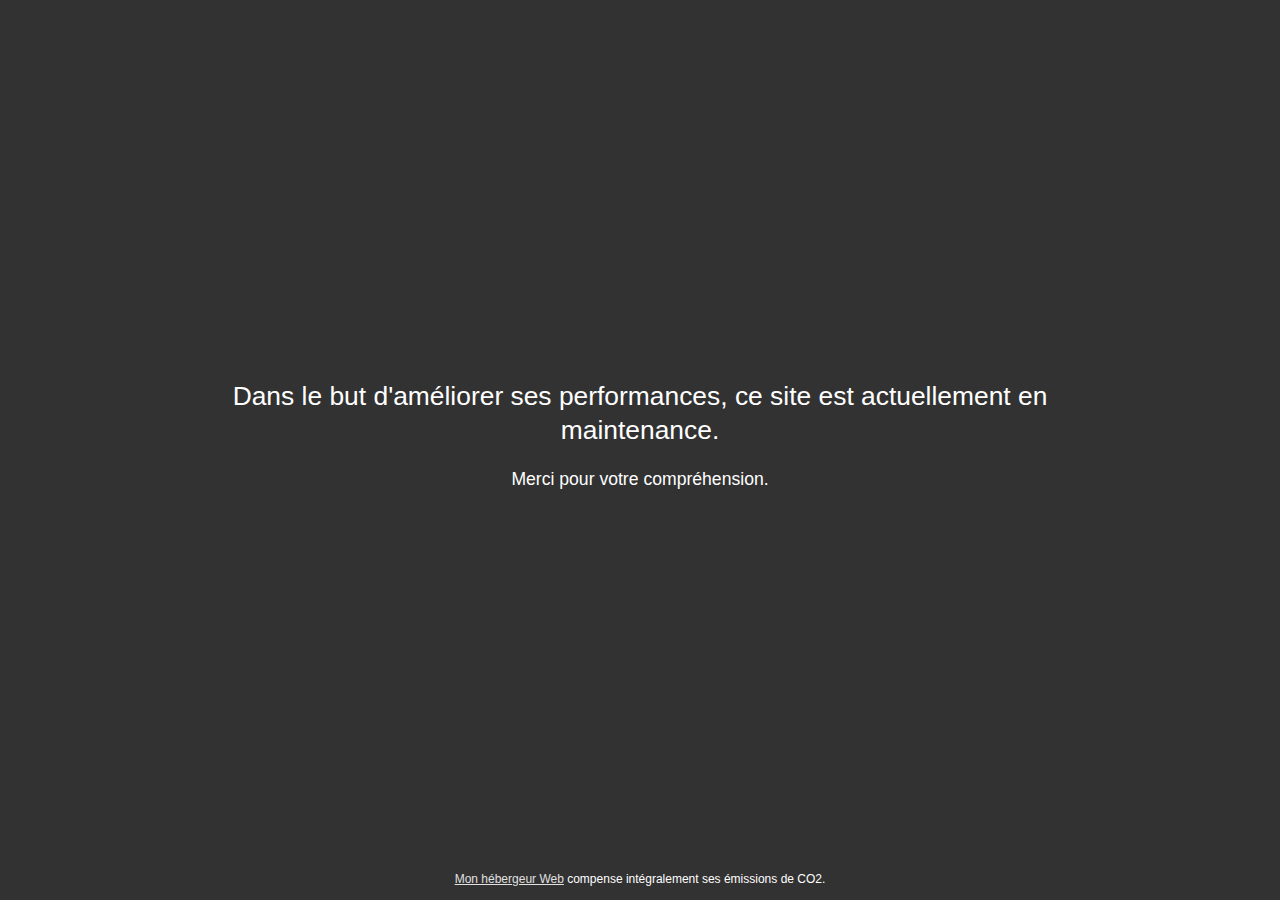
<file: .infomaniak-maintenance.html>
<!DOCTYPE html>
<html lang="fr">
<head>
<meta charset="UTF-8">
<title>Site en maintenance</title>
<meta name="description" content="">
<meta name="generator" content="hosting-page-builder">
<meta name="viewport" content="width=device-width, initial-scale=1">
<meta name="og:url" content="http://sw9phscqu.preview.infomaniak.website/.infomaniak-maintenance.html">
<meta name="og:locale" content="fr">
<meta name="og:type" content="website">
<meta name="og:title" content="Site en maintenance">
<meta name="og:description" content="">
<meta name="og:updated_time" content="1531117704">
<link rel="stylesheet" href="//static.sharedbox.com/assets/font-awesome/4.3.0/css/font-awesome.min.css">
<style>
html,body{height:100%;padding:0;margin:0}.page{position:relative;display:table;table-layout:fixed;width:100%;height:100%;line-height:normal;text-align:center;font-family:Open Sans, sans-serif;font-size:1.1em;color:#fff;background-color:#f0f0f0;background-size:cover;background-position:50% 50%;background-repeat:no-repeat;background-attachment:fixed}h1,h2,h3,h4,h5{line-height:1.3;font-weight:normal}.bg-position-top{background-position:50% 0}.bg-position-middle{background-position:50% 50%}.bg-position-bottom{background-position:50% 100%}.page:before{content:"";position:absolute;top:0;left:0;bottom:0;right:0;filter:alpha(opacity=40);-ms-filter:"progid:DXImageTransform.Microsoft.Alpha(Opacity=40)";opacity:0.4}img{max-width:100%;width:auto\9;height:auto}a,a:link{color:inherit;filter:alpha(opacity=85);-ms-filter:"progid:DXImageTransform.Microsoft.Alpha(Opacity=85)";opacity:0.85}a:hover,a:focus,a:active{filter:alpha(opacity=100);-ms-filter:"progid:DXImageTransform.Microsoft.Alpha(Opacity=100)";opacity:1;-webkit-transition:all .3s ease-in-out;transition:all .3s ease-in-out}ul,ol{display:inline-block;text-align:left;max-width:50%}.container{position:relative;display:table-cell;width:100%;vertical-align:middle;padding:1em 2em;z-index:1}.content{max-width:900px;margin:0 auto}.social-links:empty{outline:1px solid yellow}.social-links{padding:1em 0;vertical-align:middle}.social-links a{padding:0 0.3em;line-height:normal}.hosting-info{position:absolute;display:block;bottom:0;left:0;right:0;padding:1em;font-size:0.8em}.hosting-info p{margin:0;padding:0;font-size:12px}.overlay-dark{background-color:#333}.overlay-dark:before{background-color:#333}.overlay-bright{background-color:white}.overlay-bright:before{background-color:white;filter:alpha(opacity=70);-ms-filter:"progid:DXImageTransform.Microsoft.Alpha(Opacity=70)";opacity:0.7}@media screen{.page[class]{background-image:url("https://static.sharedbox.com/assets/bg/et/15-medium.jpg")}}body.debug:after{content:"default";position:fixed;left:0;bottom:0;background-color:white;color:black;padding:0.5em;font-size:10px;text-transform:uppercase}@media screen and (max-width: 640px){body.debug:after{content:"small"}h1{font-size:2em}ul,ol{max-width:none}.page{min-width:300px}.page .container{padding:3em}.page,.page[class]{background-image:url("https://static.sharedbox.com/assets/bg/et/15-small.jpg")}}@media screen and (min-width: 641px) and (max-width: 1199px),(min-height:500px) and (max-height: 1199px){body.debug:after{content:"medium"}.page,.page[class]{background-image:url("https://static.sharedbox.com/assets/bg/et/15-medium.jpg")}}@media screen and (min-width: 1200px){body.debug:after{content:"large"}.page,.page[class]{background-image:url("https://static.sharedbox.com/assets/bg/et/15-large.jpg")}}.page .fallback-bg{display:none}.ie8 .page .fallback-bg{display:block;position:absolute;top:0;left:0;right:0;bottom:0;width:100%;height:100%;max-width:inherit;z-index:0}
</style>
</head>
<body>
<div id="page" class="page  overlay-dark bg-position-middle">
<div class="container">
<div class="content"><h2>Dans le but d'améliorer ses performances, ce site est actuellement en maintenance.</h2><p>Merci pour votre compréhension.</p></div>
<div class="social-links">
</div>
<div class="hosting-info">
<p><a href="https://www.infomaniak.com/fr/hebergement" target="_blank">Mon hébergeur Web</a> compense intégralement ses émissions de CO2.</p>
</div>
</div>
<script src="//static.sharedbox.com/assets/js/css_browser_selector.min.js"></script>
</div>
</body>
</html>
</file>
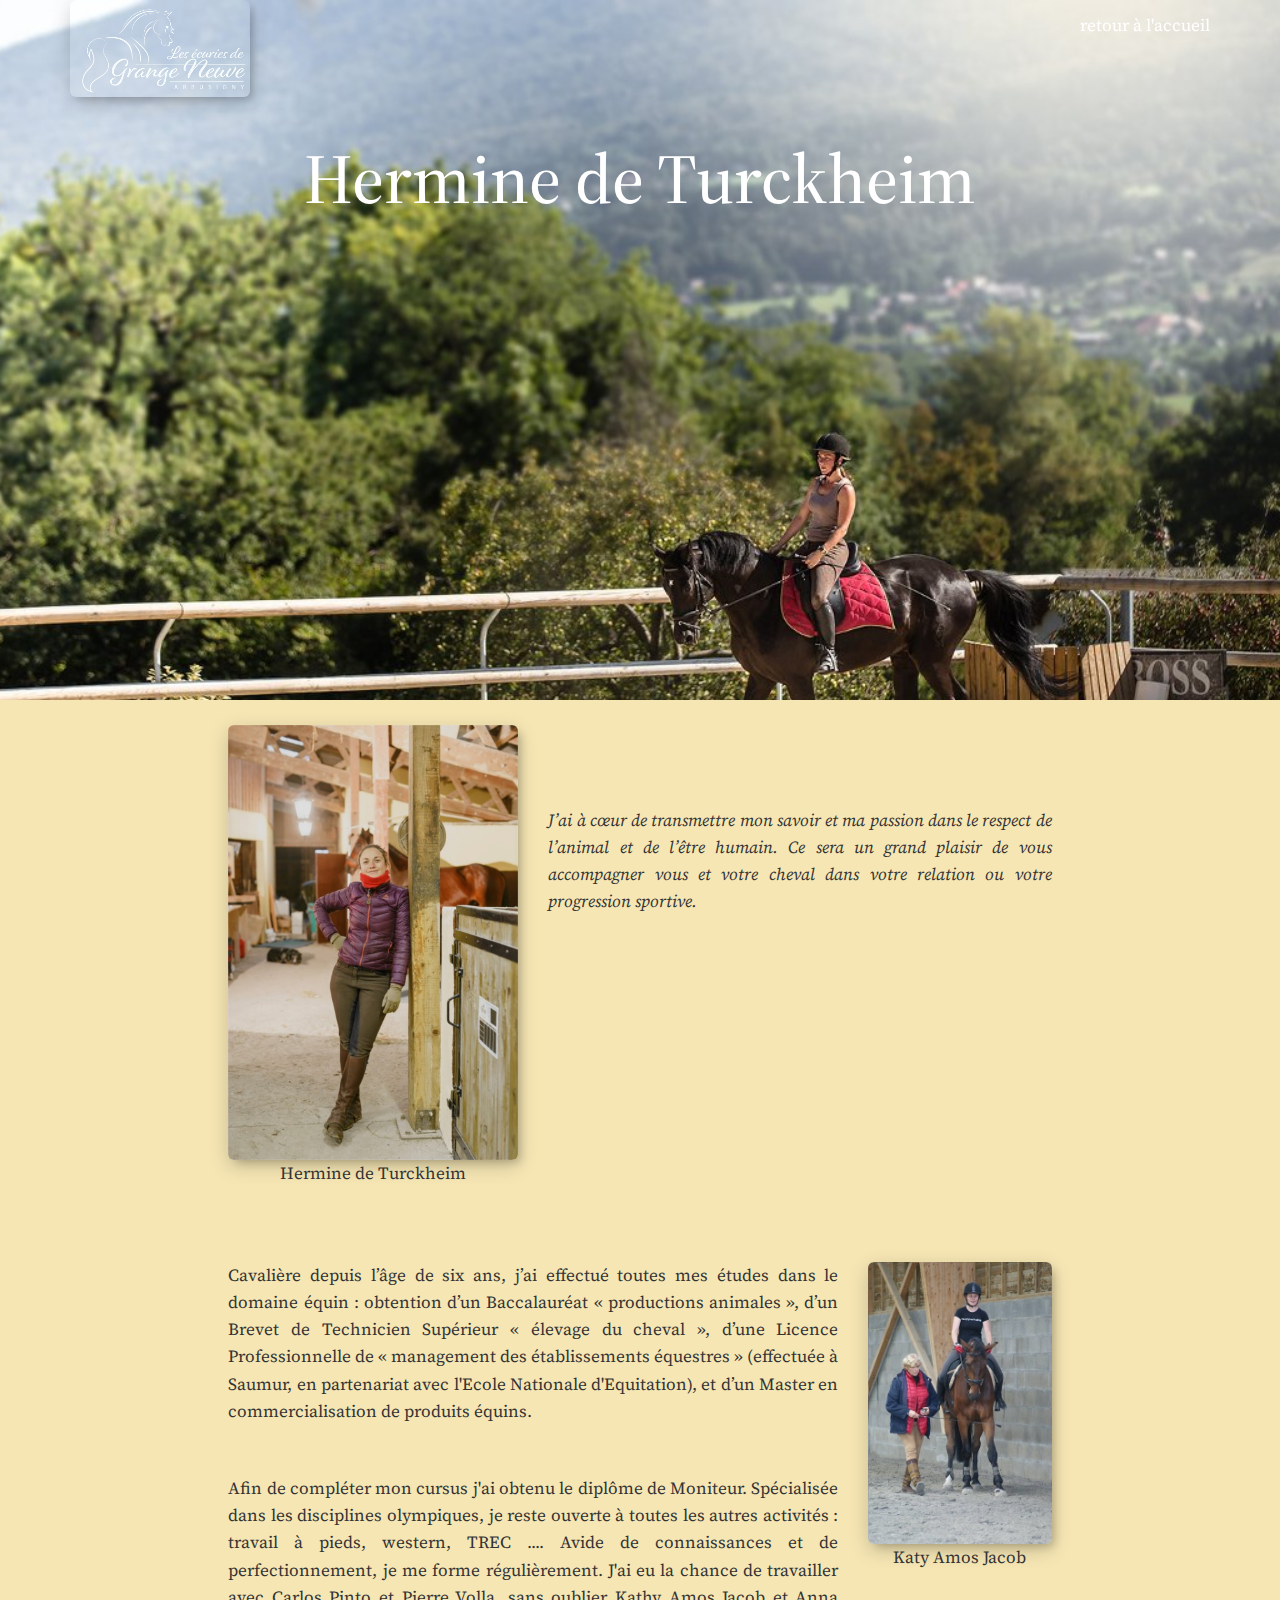
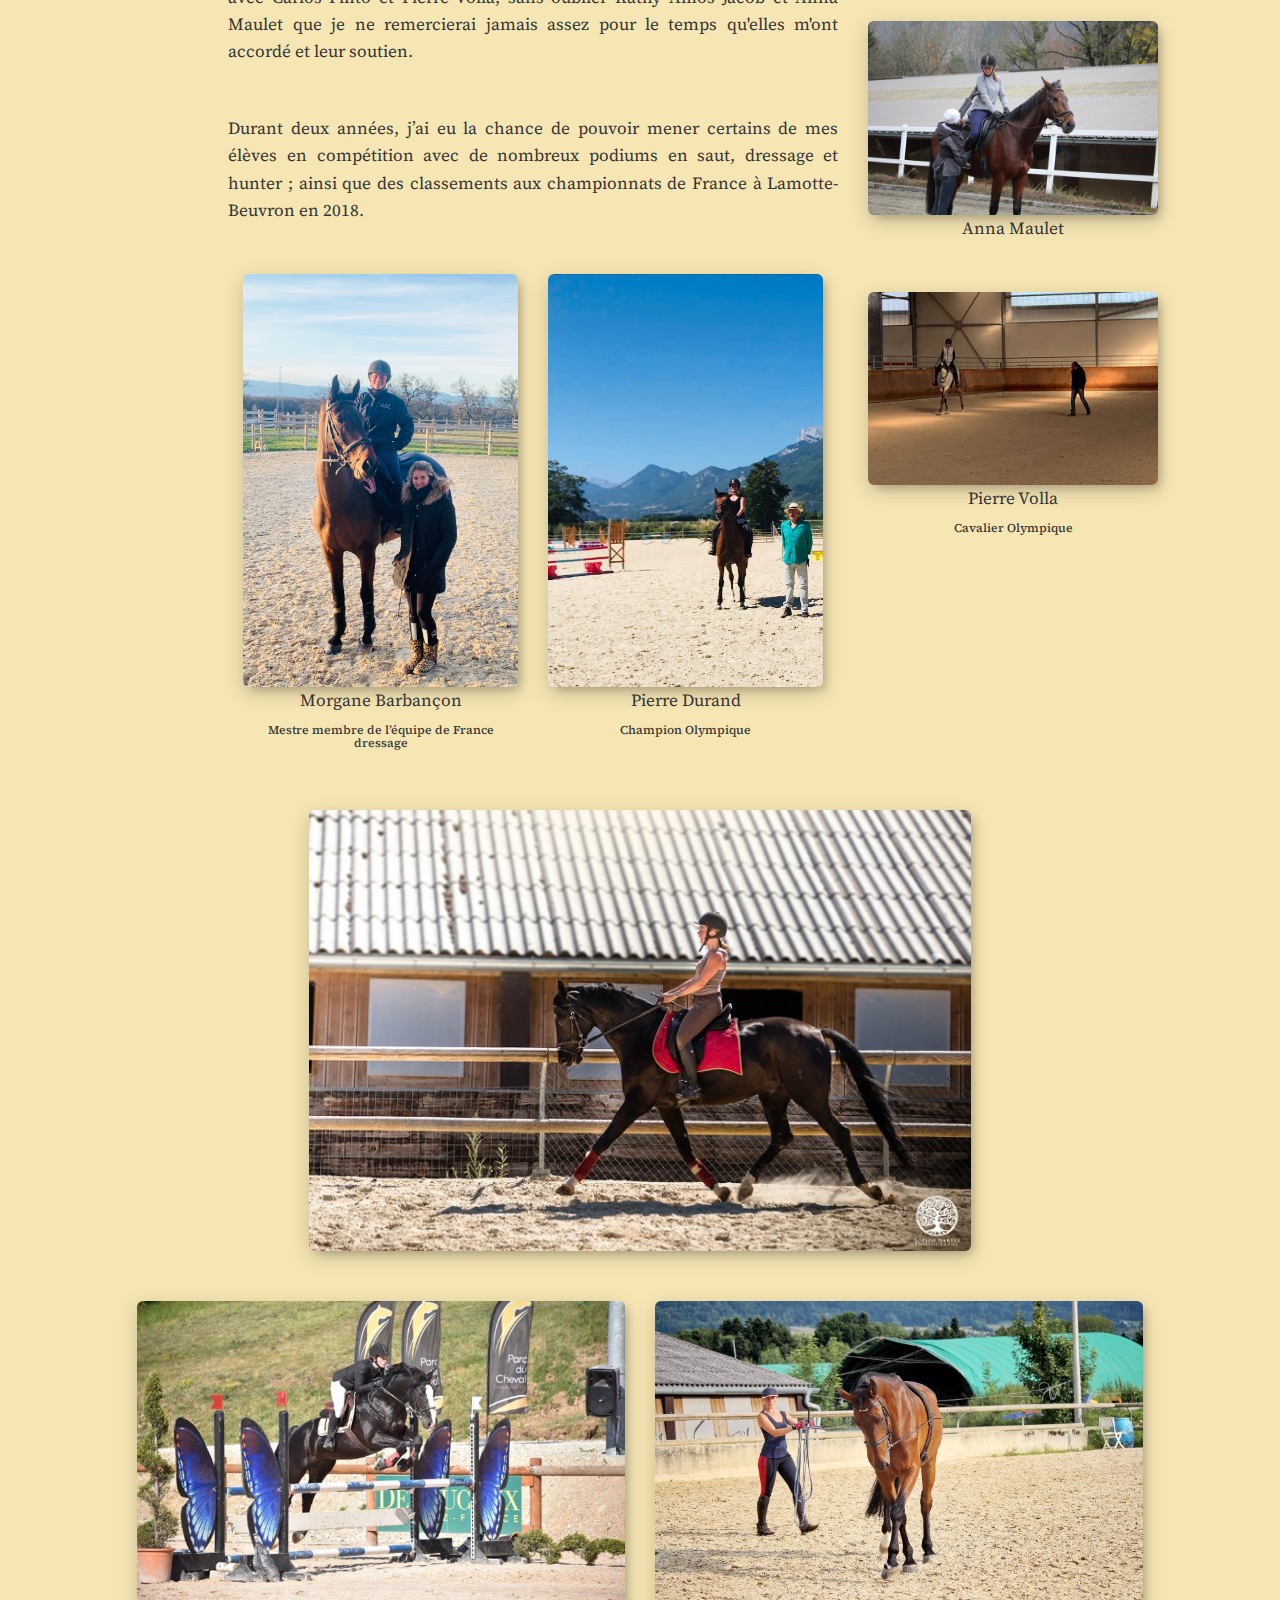
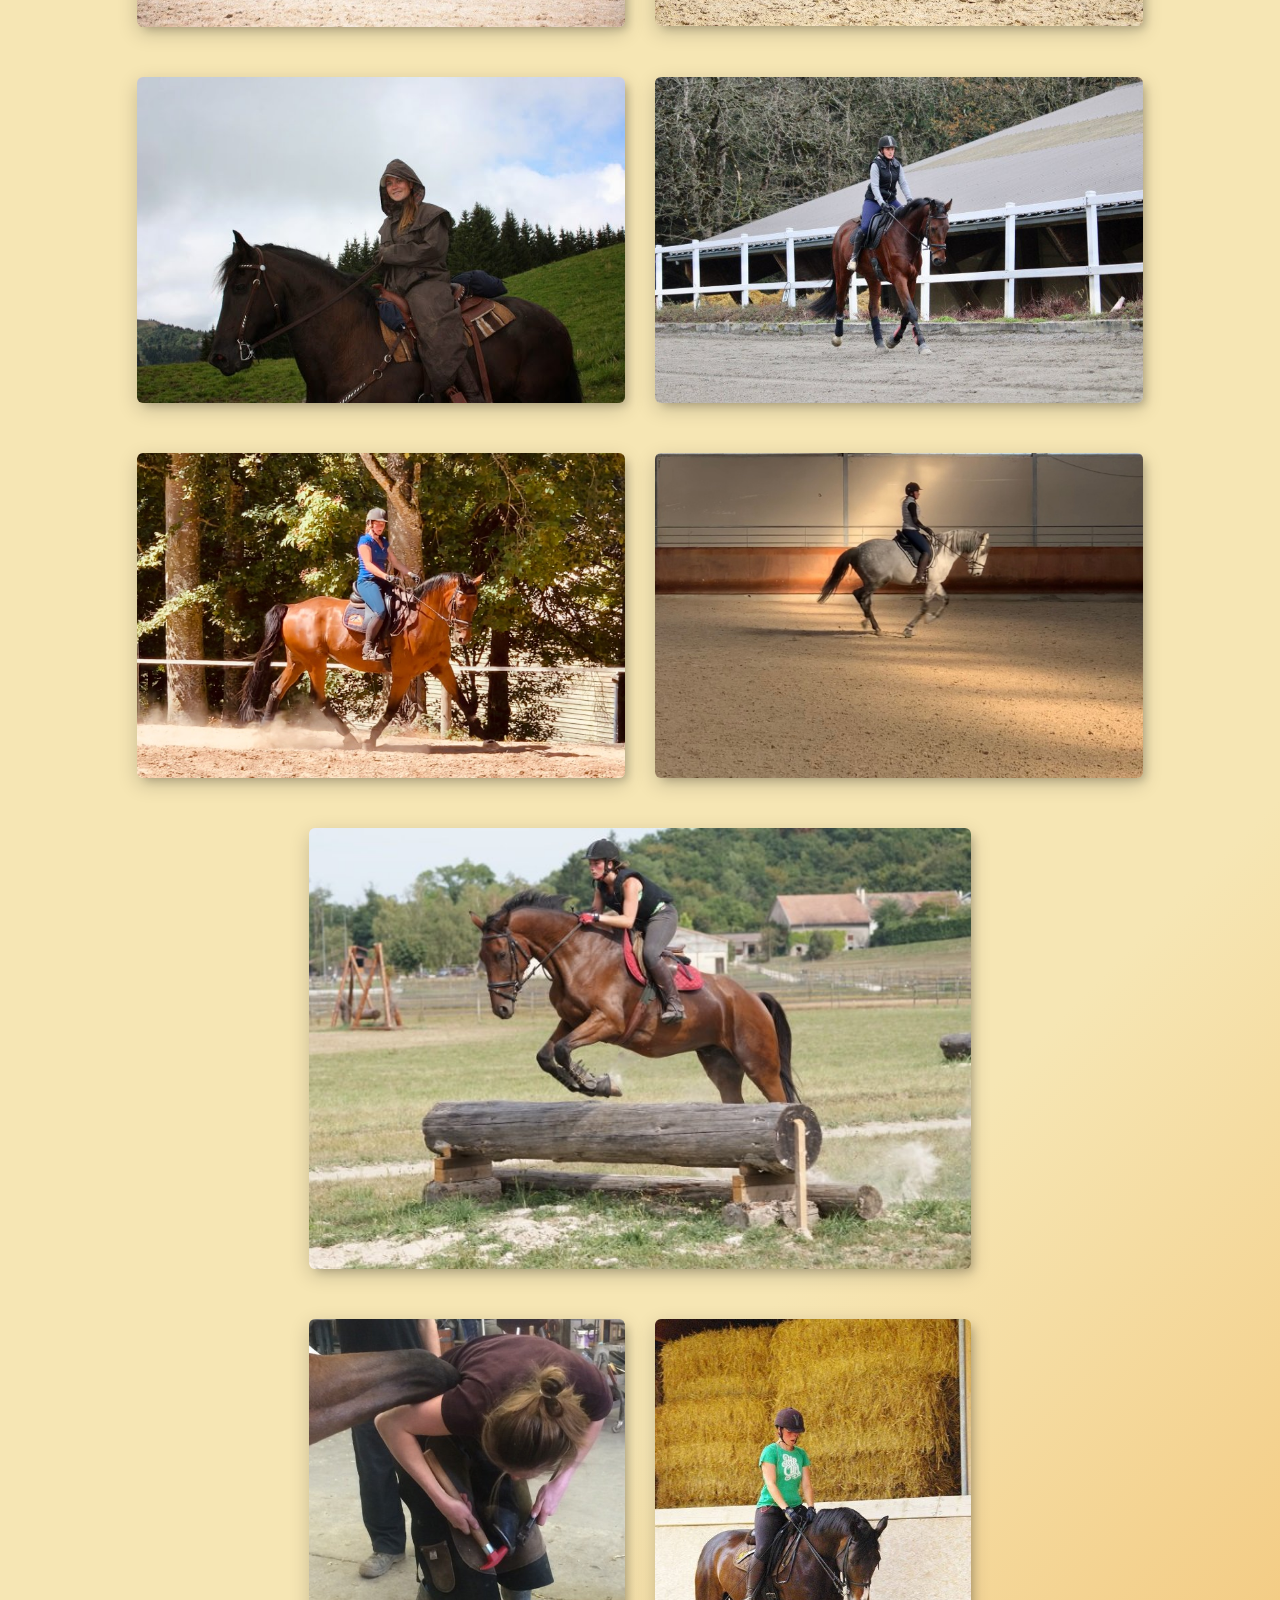
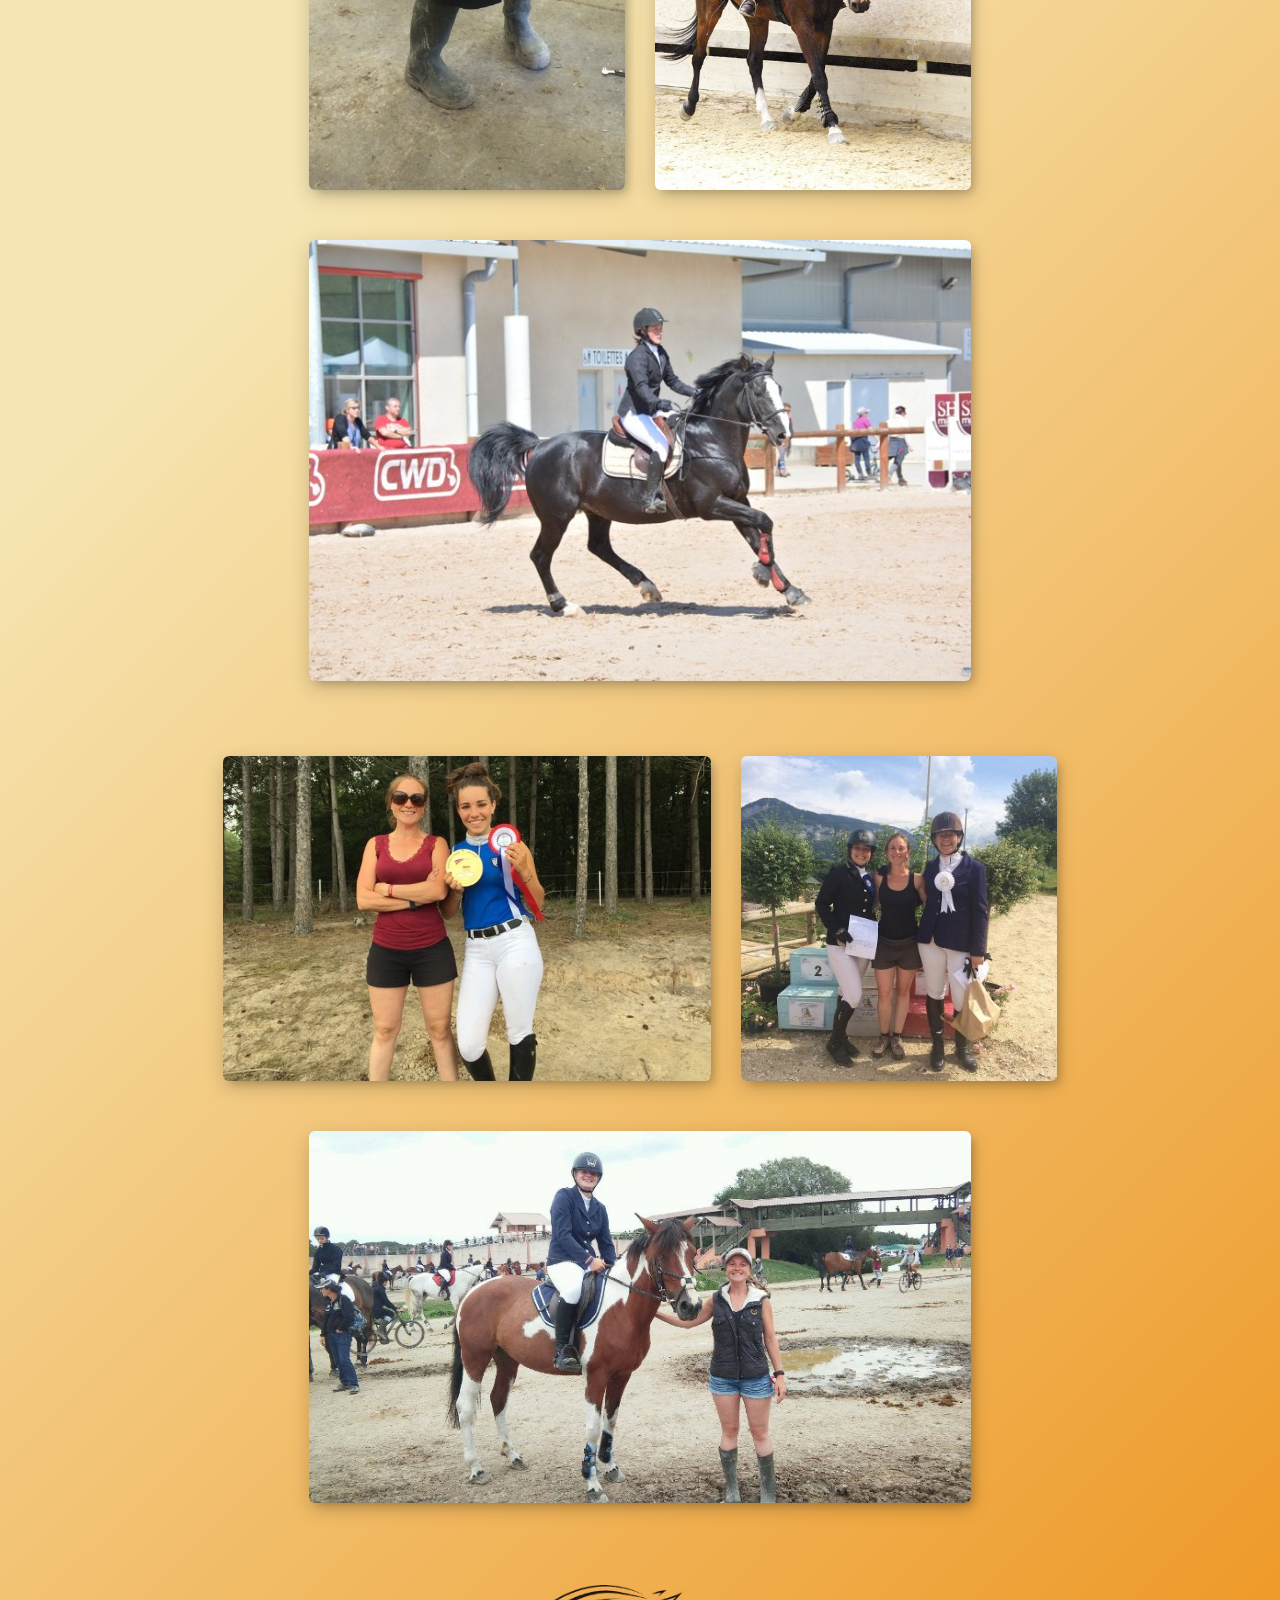
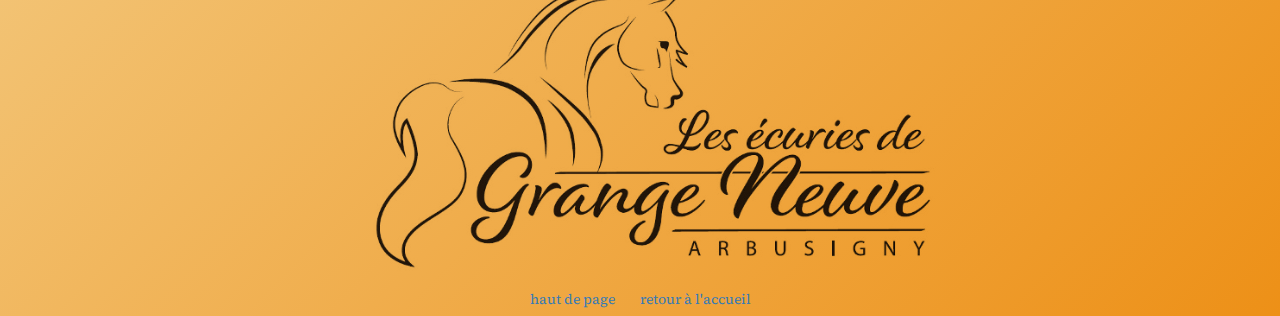
<file: histoire.html>
<!DOCTYPE html>
<html class="no-js" lang="">
    <head>
        <meta charset="utf-8" />
        <meta http-equiv="x-ua-compatible" content="ie=edge" />
        <title>Écuries de Grange-Neuve - Histoire</title>
        <meta
            name="description"
            content="Détails sur le parcours professionnel de Hermine de Turckheim, propriétaire et gérante des écuries de Grange-Neuve."
        />
        <meta name="viewport" content="width=device-width, initial-scale=1" />
        <meta
            name="keywords"
            content="histoire, hermine de turckheim, details, parcours professionnel"
        />

        <link rel="manifest" href="site.webmanifest" />
        <link rel="apple-touch-icon" href="icon.png" />
        <link rel="icon" href="icon.png" type="image/png" />
        <!-- Place favicon.ico in the root directory -->

        <link rel="stylesheet" href="css/normalize.css" />
        <link rel="stylesheet" href="css/main.css" />
        <link rel="stylesheet" href="css/bootstrap.min.css" />
        <link
            href="https://fonts.googleapis.com/css?family=Source+Serif+Pro"
            rel="stylesheet"
            type="text/css"
        />
        <link
            rel="stylesheet"
            href="https://use.fontawesome.com/releases/v5.0.13/css/all.css"
            integrity="sha384-DNOHZ68U8hZfKXOrtjWvjxusGo9WQnrNx2sqG0tfsghAvtVlRW3tvkXWZh58N9jp"
            crossorigin="anonymous"
        />
        <style type="text/css">
            strong {
                font-weight: normal;
            }
            body {
                font-family: "Source Serif Pro", serif;
                font-size: 17px;
                line-height: 1.6;
            }
            h1 {
                font-size: 50px;
                color: white;
            }
            img {
                box-shadow: 5px 5px 8px -3px rgba(0, 0, 0, 0.2),
                    0 6px 20px 0 rgba(0, 0, 0, 0.19);
            }
            p {
                margin-bottom: 50px;
            }

            .article {
                margin-top: 25px;
                margin-bottom: 25px;
            }
            .navbar {
                background-color: transparent;
                background: transparent;
                border-color: transparent;
            }
            .navbar-brand {
                padding-top: 0px;
            }
            .navbar-collapse {
                border-top: transparent;
            }
            .paragraphe {
                text-align: justify;
            }
            .parallax {
                /* The image used */
                background-image: url("img/hermine-couverture.jpg");

                /* Create the parallax scrolling effect */
                background-attachment: scroll;
                background-position: bottom;
                background-repeat: no-repeat;
                background-size: cover;
            }
            .row {
                margin-bottom: 25px;
            }

            @media (min-width: 350px) {
                #nom-hermine {
                    margin-top: 80px;
                }
                #adresse {
                    text-align: left;
                }
                .parallax {
                    height: 550px;
                }
            }

            @media (min-width: 768px) {
                #nom-hermine {
                    margin-top: 80px;
                }
                #adresse {
                    text-align: right;
                }
            }

            @media (min-width: 992px) {
                h1 {
                    font-size: 70px;
                }
                #nom-hermine {
                    margin-top: 120px;
                }
                .parallax {
                    /*turn on parallaw effect */
                    background-attachment: fixed;
                    /* Set a specific height */
                    height: 700px;
                }
            }

            #nav > li > a {
                color: white;
            }
        </style>
    </head>
    <body id="page" data-spy="scroll" data-target=".navbar" data-offset="50">
        <!--[if lte IE 9]>
            <p class="browserupgrade">
                You are using an <strong>outdated</strong> browser. Please
                <a href="https://browsehappy.com/">upgrade your browser</a> to
                improve your experience and security.
            </p>
        <![endif]-->

        <!-- Add your site or application content here -->
        <div class="container-fluid">
            <header id="head">
                <nav
                    id="navigation-wrap"
                    class="navbar navbar-default navbar-fixed-top"
                    role="navigation"
                >
                    <div class="container">
                        <div class="navbar-header">
                            <button
                                type="button"
                                class="navbar-toggle"
                                data-toggle="collapse"
                                data-target=".navbar-collapse"
                            >
                                <span class="icon-bar"></span>
                                <span class="icon-bar"></span>
                                <span class="icon-bar"></span>
                            </button>
                            <a
                                id="brand-all"
                                class="navbar-brand hidden-xs"
                                href="index.html"
                                ><img
                                    id="logo-all"
                                    src="img/logo2inv-all.png"
                                    alt="logo"
                                    title="logo des écuries de Grange-Neuve"
                            /></a>
                            <a
                                id="brand-phone"
                                class="navbar-brand visible-xs"
                                href="index.html"
                                ><img
                                    id="logo-phone"
                                    src="img/logo2inv-phone.png"
                                    alt="logo"
                                    title="logo des écuries de Grange-Neuve"
                            /></a>
                        </div>
                        <div id="collapse" class="collapse navbar-collapse">
                            <ul id="nav" class="nav navbar-nav navbar-right">
                                <li>
                                    <a href="index.html">
                                        retour à l'accueil
                                    </a>
                                </li>
                            </ul>
                        </div>
                    </div>
                </nav>
                <!--#navigation-wrap-->
            </header>
            <div id="coverture" class="row">
                <div id="nom-hermine" class="col-xs-12">
                    <h1>Hermine de Turckheim</h1>
                </div>
                <div class="parallax"></div>
            </div>
            <div class="row visible-xs">
                <div class="col-xs-6">
                    <img
                        src="img/Profil-hermine.jpg"
                        alt="Hermine"
                        title="Hermine"
                        align="left"
                    />
                </div>
                <div>
                    <p>
                        <i
                            >J’ai à cœur de transmettre mon savoir et ma passion
                            dans le respect de l’animal et de l’être humain. Ce
                            sera un grand plaisir de vous accompagner vous et
                            votre cheval dans votre relation ou votre
                            progression sportive.</i
                        >
                    </p>
                </div>
            </div>
            <div class="row hidden-xs">
                <div
                    class="col-xs-6 col-sm-4 col-md-3 col-sm-offset-1 col-md-offset-2"
                >
                    <img
                        src="img/Profil-hermine.jpg"
                        alt="Hermine"
                        title="Hermine"
                    />
                    <p>Hermine de Turckheim</p>
                </div>
                <div class="paragraphe col-xs-12 col-sm-6 col-md-5">
                    <p>
                        <br /><br /><br /><i
                            >J’ai à cœur de transmettre mon savoir et ma passion
                            dans le respect de l’animal et de l’être humain. Ce
                            sera un grand plaisir de vous accompagner vous et
                            votre cheval dans votre relation ou votre
                            progression sportive.</i
                        >
                    </p>
                </div>
            </div>
            <div class="row">
                <div
                    class="paragraphe col-xs-10 col-sm-8 col-md-6 col-xs-offset-1 col-sm-offset-2 col-md-offset-2"
                >
                    <p>
                        Cavalière depuis l’âge de six ans, j’ai effectué toutes
                        mes études dans le domaine équin : obtention d’un
                        Baccalauréat « productions animales », d’un Brevet de
                        Technicien Supérieur « élevage du cheval », d’une
                        Licence Professionnelle de « management des
                        établissements équestres » (effectuée à Saumur, en
                        partenariat avec l'Ecole Nationale d'Equitation), et
                        d’un Master en commercialisation de produits équins.
                    </p>
                    <p>
                        Afin de compléter mon cursus j'ai obtenu le diplôme de
                        Moniteur. Spécialisée dans les disciplines olympiques,
                        je reste ouverte à toutes les autres activités : travail
                        à pieds, western, TREC .... Avide de connaissances et de
                        perfectionnement, je me forme régulièrement. J'ai eu la
                        chance de travailler avec Carlos Pinto et Pierre Volla,
                        sans oublier Kathy Amos Jacob et Anna Maulet que je ne
                        remercierai jamais assez pour le temps qu'elles m'ont
                        accordé et leur soutien.
                    </p>
                    <p>
                        Durant deux années, j’ai eu la chance de pouvoir mener
                        certains de mes élèves en compétition avec de nombreux
                        podiums en saut, dressage et hunter ; ainsi que des
                        classements aux championnats de France à Lamotte-Beuvron
                        en 2018.
                    </p>
                    <div class="col-xs-6">
                        <img
                            src="img/barbancon.jpg"
                            alt="barbancon"
                            title="Morgane Barbançon"
                        />
                        <p style="margin-bottom: 0px">Morgane Barbançon</p>
                        <h6>Mestre membre de l’équipe de France dressage</h6>
                    </div>
                    <div class="col-xs-6">
                        <img
                            src="img/durand.jpg"
                            alt="durand"
                            title="Pierre Durand"
                        />
                        <p style="margin-bottom: 0px">Pierre Durand</p>
                        <h6>Champion Olympique</h6>
                    </div>
                </div>
                <div class="col-xs-4 col-md-2 col-xs-offset-1 col-md-offset-0">
                    <img
                        src="img/Kathy-Amos-Jacob.jpg"
                        alt="Kathy-Amos-Jacob"
                        title="Kathy Amos Jacob"
                    />
                    <p>Katy Amos Jacob</p>
                </div>
                <div class="visible-xs visible-sm col-xs-6">
                    <img src="img/Anna.jpg" alt="Anna" title="Anna Maullet" />
                    <p>Anna Maulet</p>
                    <img src="img/volla.jpg" alt="Volla" title="Pierre Volla" />
                    <p style="margin-bottom: 0px">Pierre Volla</p>
                    <h6>Cavalier Olympique</h6>
                </div>
                <div class="hidden-xs hidden-sm col-md-3">
                    <img src="img/Anna.jpg" alt="Anna" title="Anna Mollet" />
                    <p>Anna Maulet</p>
                    <img src="img/volla.jpg" alt="Volla" title="Pierre Volla" />
                    <p style="margin-bottom: 0px">Pierre Volla</p>
                    <h6>Cavalier Olympique</h6>
                </div>
            </div>
            <div id="carrière" class="row">
                <div class="col-xs-12 col-md-10 col-md-offset-1">
                    <div class="article col-xs-12 col-sm-8 col-sm-offset-2">
                        <img
                            src="img/primo.jpg"
                            alt="primo"
                            title="Photographe : Sophie Narses"
                        />
                    </div>
                    <div class="article col-xs-12 col-sm-6">
                        <img
                            src="img/hermine-saut-d'obstacle.jpg"
                            alt="saut d'obstacle"
                            title="Hermine en saut d'obstacle"
                        />
                    </div>
                    <div class="article col-xs-12 col-sm-6">
                        <img
                            src="img/hermine-longues-renes.jpg"
                            alt="longues renes"
                            title="Hermine en longues renes"
                        />
                    </div>
                </div>
                <div class="col-xs-12 col-md-10 col-md-offset-1">
                    <div class="article col-xs-12 col-sm-6">
                        <img
                            src="img/treck.jpg"
                            alt="trec"
                            title="Hermine en TREC"
                        />
                    </div>
                    <div class="article col-xs-12 col-sm-6">
                        <img
                            src="img/Aragorn.jpg"
                            alt="aragorn"
                            title="Hermine sur Aragorn"
                        />
                    </div>
                </div>
                <div class="col-xs-12 col-md-10 col-md-offset-1">
                    <div class="article col-xs-12 col-sm-6">
                        <img
                            src="img/exterieur.jpg"
                            alt="exterieur"
                            title="Hermine monte en exterieur"
                        />
                    </div>
                    <div class="article col-xs-12 col-sm-6">
                        <img
                            src="img/interieur.jpg"
                            alt="interieur"
                            title="Hermine monte en interieur"
                        />
                    </div>
                </div>
                <div class="col-xs-12 col-md-10 col-md-offset-1">
                    <div class="article col-xs-12 col-sm-8 col-sm-offset-2">
                        <img
                            src="img/cross.jpg"
                            alt="cross"
                            title="Hermine en competition de cross"
                        />
                    </div>
                </div>
                <div class="col-xs-12 col-md-10 col-md-offset-1">
                    <div class="article col-xs-12 col-sm-4 col-sm-offset-2">
                        <img
                            src="img/marechalerie.jpg"
                            alt="marechalerie"
                            title="Marechalerie"
                        />
                    </div>
                    <div class="article col-xs-12 col-sm-4">
                        <img
                            src="img/Navaron.jpg"
                            alt="navaron"
                            title="Hermine sur Navaron"
                        />
                    </div>
                </div>
                <div class="col-xs-12 col-md-10 col-md-offset-1">
                    <div class="article col-xs-12 col-sm-8 col-sm-offset-2">
                        <img
                            src="img/Moon.jpg"
                            alt="moon"
                            title="Hermine sur Moon"
                        />
                    </div>
                </div>
            </div>
            <div id="coaching" class="row">
                <div class="col-xs-12 col-md-10 col-md-offset-1">
                    <div class="article col-xs-12 col-sm-6 col-sm-offset-1">
                        <img
                            src="img/Pauline_championnat_de_France_CSO_2017.jpg"
                            alt="Pauline"
                            title="Pauline au championnat de France CSO en 2017"
                        />
                    </div>
                    <div class="article col-xs-12 col-sm-4">
                        <img
                            src="img/emma-et-angélique-dressage-2018.jpg"
                            alt="emma-et-angélique-dressage-2018"
                            title="Emma et angélique dressage 2018"
                        />
                    </div>
                    <div class="article col-xs-12 col-sm-8 col-sm-offset-2">
                        <img
                            src="img/lola-championnats-de-France-CSO-2017.jpg"
                            alt="Lola"
                            title="Lola aux championnats de France CSO 2017"
                        />
                    </div>
                </div>
            </div>
        </div>
        <footer>
            <div class="col-xs-10 col-xs-offset-1 col-sm-6 col-sm-offset-3">
                <img
                    src="img/logo.png"
                    alt="logo"
                    title="le logo de Grange-Neuve"
                    style="box-shadow: none"
                />
            </div>
            <div class="col-xs-12">
                <div class="btn-group">
                    <a class="btn btn-link" href="#coverture">haut de page</a>
                    <a class="btn btn-link" href="index.html"
                        >retour à l'accueil</a
                    >
                </div>
            </div>
        </footer>
        <script
            src="https://code.jquery.com/jquery-3.2.1.min.js"
            integrity="sha256-hwg4gsxgFZhOsEEamdOYGBf13FyQuiTwlAQgxVSNgt4="
            crossorigin="anonymous"
        ></script>
        <script>
            window.jQuery ||
                document.write(
                    '<script src="js/vendor/jquery-3.2.1.min.js"><\/script>'
                );
        </script>
        <script src="js/plugins.js"></script>
        <script src="js/main.js"></script>
        <script>
            $(document).ready(function () {
                $(window).on("scroll", function () {
                    var wn = $(window).scrollTop();
                    var width = $(window).width();
                    if (wn > 300) {
                        $(".navbar").css("background", "#f8f8f8");
                        $(".navbar").css("background-color", "#f8f8f8");
                        $(".navbar").css("border-color", "#f8f8f8");
                        $("#nav > li > a").css("color", "black");
                        if (width < 768) {
                            $("#logo-phone").attr("src", "img/logo2-phone.png");
                        } else {
                            $("#logo-all").attr("src", "img/logo2-all.png");
                        }
                    } else {
                        $(".navbar").css("background", "transparent");
                        $(".navbar").css("background-color", "transparent");
                        $(".navbar").css("border-color", "transparent");
                        $("#nav > li > a").css("color", "white");
                        if (width < 768) {
                            $("#logo-phone").attr(
                                "src",
                                "img/logo2inv-phone.png"
                            );
                        } else {
                            $("#logo-all").attr("src", "img/logo2inv-all.png");
                        }
                    }
                });
            });
        </script>

        <!-- Google Analytics: change UA-XXXXX-Y to be your site's ID. -->
        <script>
            window.ga = function () {
                ga.q.push(arguments);
            };
            ga.q = [];
            ga.l = +new Date();
            ga("create", "UA-121982099-1", "auto");
            ga("send", "pageview");
        </script>
        <script
            src="https://www.google-analytics.com/analytics.js"
            async
            defer
        ></script>
    </body>
</html>
</file>
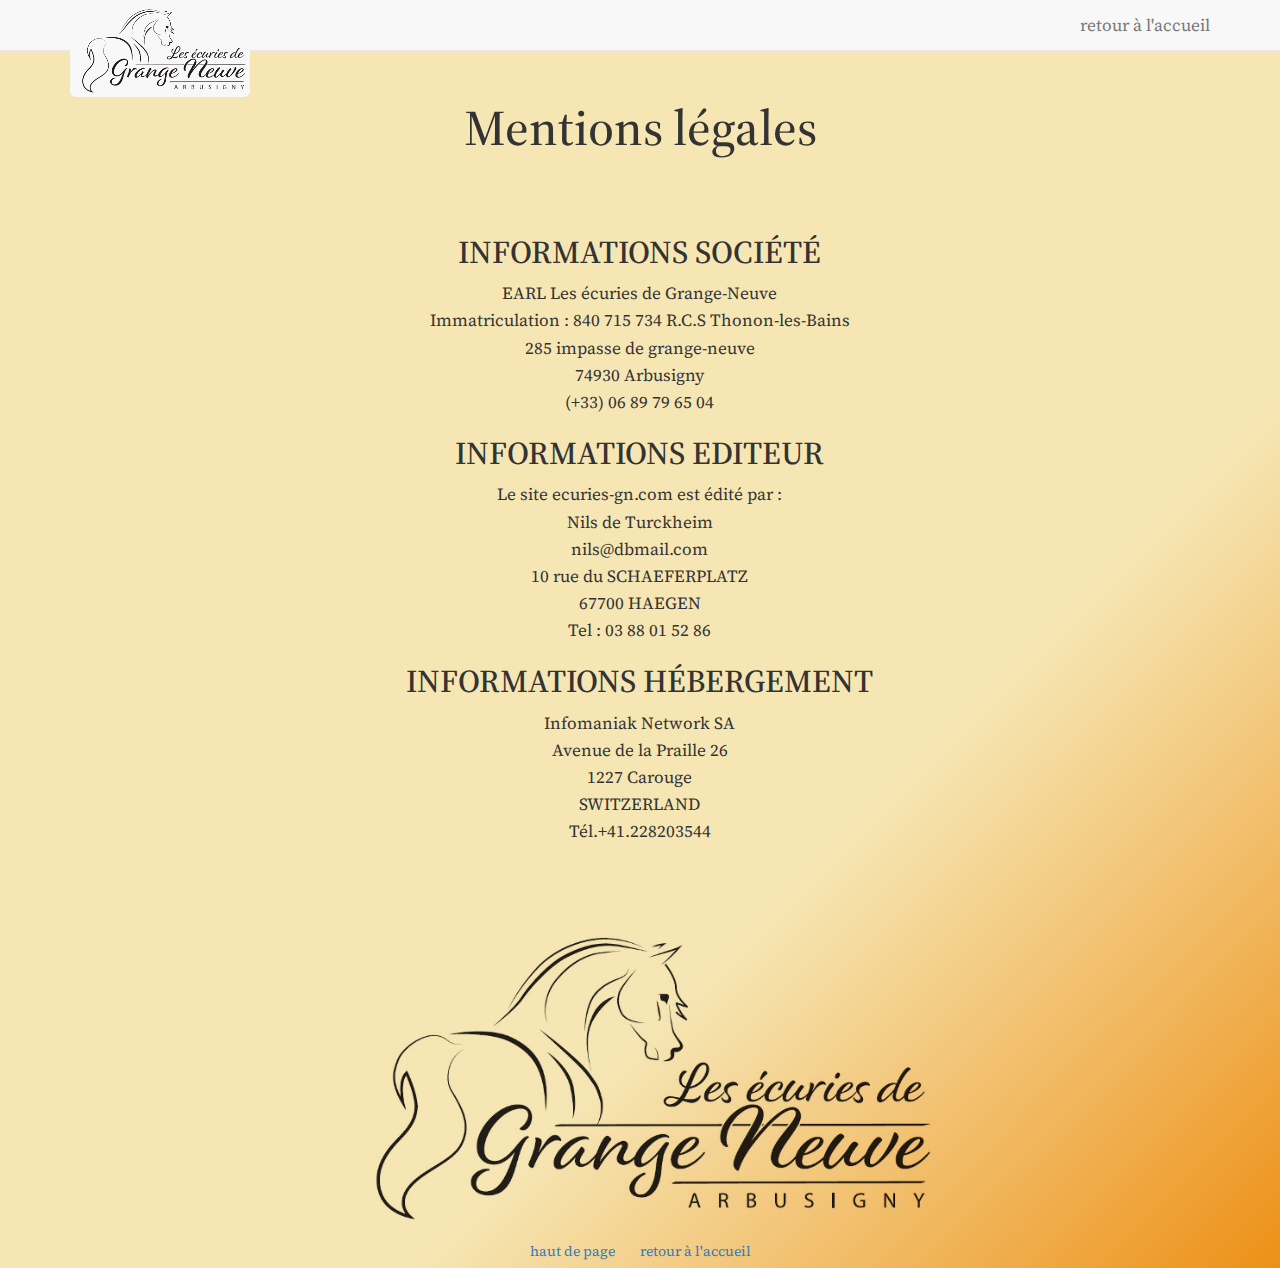
<file: mentions-legales.html>
<!doctype html>
<html class="no-js" lang="">
    <head>
        <meta charset="utf-8">
        <meta http-equiv="x-ua-compatible" content="ie=edge">
        <title>Écuries de Grange-Neuve - Mentions-légales</title>
        <meta name="description" content="Description des informations légales concernant l'entreprise des écuries de Grange-Neuve, ainsi que son site web">
        <meta name="viewport" content="width=device-width, initial-scale=1">
        <meta name="keywords" content="mentions legales, ecuries grange-neuve" />

        <link rel="manifest" href="site.webmanifest">
        <link rel="apple-touch-icon" href="icon.png">
        <link rel="icon" href="icon.png" type="image/png" />
        <!-- Place favicon.ico in the root directory -->

        <link rel="stylesheet" href="css/normalize.css">
        <link rel="stylesheet" href="css/main.css">
        <link rel="stylesheet" href="css/bootstrap.min.css">
        <link href="https://fonts.googleapis.com/css?family=Source+Serif+Pro" rel="stylesheet" type="text/css">
        <link rel="stylesheet" href="https://use.fontawesome.com/releases/v5.0.13/css/all.css" integrity="sha384-DNOHZ68U8hZfKXOrtjWvjxusGo9WQnrNx2sqG0tfsghAvtVlRW3tvkXWZh58N9jp" crossorigin="anonymous">
        <style type="text/css">
            strong {
                font-weight: normal;
            }
            body {
                font-family: 'Source Serif Pro', serif;
                font-size: 17px;
                line-height: 1.6;
            }
            h1 {
                font-size: 50px;
                margin-top: 100px;
            }
            h2 {
                font-size: 32px;
                text-transform: uppercase;
            }

            .navbar-brand {
                padding-top: 0px;
            }

            .row {
                margin-bottom: 50px;
            }

        </style>
    </head>
    <body id="page" data-spy="scroll" data-target=".navbar" data-offset="50">
        <!--[if lte IE 9]>
            <p class="browserupgrade">You are using an <strong>outdated</strong> browser. Please <a href="https://browsehappy.com/">upgrade your browser</a> to improve your experience and security.</p>
        <![endif]-->

        <!-- Add your site or application content here -->
        <div class="container-fluid">
            <header id="head">
                <nav id="navigation-wrap" class="navbar navbar-default navbar-fixed-top" role="navigation">
                    <div class="container">
                        <div class="navbar-header">
                            <button type="button" class="navbar-toggle" data-toggle="collapse" data-target=".navbar-collapse">
                                <span class="icon-bar"></span>
                                <span class="icon-bar"></span>
                                <span class="icon-bar"></span>
                            </button>
                            <a id="brand" class="navbar-brand" href="index.html"><img id="logo" src="img/logo2-all.png" alt="logo" title="logo des écuries de Grange-Neuve"></a>
                        </div>
                        <div id="collapse" class="collapse navbar-collapse">
                            <ul id="nav" class="nav navbar-nav navbar-right">
                                <li><a href="index.html"> retour à l'accueil </a></li>
                            </ul>
                        </div>    
                    </div>
                </nav>
                <!--#navigation-wrap-->
            </header>
            <div id="coverture" class="row">
                <div id="nom-ecuries" class="col-xs-12 hidden-xs">
                    <h1>Mentions légales</h1>
                </div>
            </div>
            <div class="row">
                <div  class="col-xs-12 col-md-10 col-md-offset-1">
                    <h2>informations société</h2>
                    <p>EARL Les écuries de Grange-Neuve <br>
                        Immatriculation : 840 715 734 R.C.S Thonon-les-Bains<br>
                        285 impasse de grange-neuve <br> 
                        74930 Arbusigny<br>
                        (+33) 06 89 79 65 04
                    </p>
                    <h2>informations editeur</h2>
                    <p>Le site ecuries-gn.com est édité par :<br>
                        Nils de Turckheim<br>
                        nils@dbmail.com<br>
                        10 rue du SCHAEFERPLATZ<br>
                        67700 HAEGEN<br>
                        Tel : 03 88 01 52 86<br>
                    </p>
                    <h2>informations hébergement</h2>
                    <p>Infomaniak Network SA<br>
                        Avenue de la Praille 26<br>
                        1227 Carouge<br>
                        SWITZERLAND<br>
                        Tél.+41.228203544</p>
                </div>
            </div>
        </div>
        <footer>
            <div class="col-xs-10 col-xs-offset-1 col-sm-6 col-sm-offset-3">
                <img src="img/logo.png" alt="logo" title="le logo de Grange-Neuve">
            </div>
            <div class="col-xs-12">
                <div class="btn-group">
                    <a class="btn btn-link" href="#coverture">haut de page</a>
                    <a class="btn btn-link" href="index.html">retour à l'accueil</a>
                </div>
            </div>
        </footer>
        <script src="https://code.jquery.com/jquery-3.2.1.min.js" integrity="sha256-hwg4gsxgFZhOsEEamdOYGBf13FyQuiTwlAQgxVSNgt4=" crossorigin="anonymous"></script>
        <script>window.jQuery || document.write('<script src="js/vendor/jquery-3.2.1.min.js"><\/script>')</script>
        <script src="js/plugins.js"></script>
        <script src="js/main.js"></script>

        <!-- Google Analytics: change UA-XXXXX-Y to be your site's ID. -->
        <script>
            window.ga=function(){ga.q.push(arguments)};ga.q=[];ga.l=+new Date;
            ga('create','UA-121982099-1','auto');ga('send','pageview')
        </script>
        <script src="https://www.google-analytics.com/analytics.js" async defer></script>
    </body>
</html>
</file>
<file: css/main.css>
/*! HTML5 Boilerplate v6.0.1 | MIT License | https://html5boilerplate.com/ */

/*
 * What follows is the result of much research on cross-browser styling.
 * Credit left inline and big thanks to Nicolas Gallagher, Jonathan Neal,
 * Kroc Camen, and the H5BP dev community and team.
 */

/* ==========================================================================
   Base styles: opinionated defaults
   ========================================================================== */

html {
    color: #222;
    font-size: 1em;
    line-height: 1.4;
}

/*
 * Remove text-shadow in selection highlight:
 * https://twitter.com/miketaylr/status/12228805301
 *
 * Vendor-prefixed and regular ::selection selectors cannot be combined:
 * https://stackoverflow.com/a/16982510/7133471
 *
 * Customize the background color to match your design.
 */

::-moz-selection {
    background: #b3d4fc;
    text-shadow: none;
}

::selection {
    background: #b3d4fc;
    text-shadow: none;
}

/*
 * A better looking default horizontal rule
 */

hr {
    display: block;
    height: 1px;
    border: 0;
    border-top: 1px solid #ccc;
    margin: 1em 0;
    padding: 0;
}

/*
 * Remove the gap between audio, canvas, iframes,
 * images, videos and the bottom of their containers:
 * https://github.com/h5bp/html5-boilerplate/issues/440
 */

audio,
canvas,
iframe,
img,
svg,
video {
    vertical-align: middle;
}

/*
 * Remove default fieldset styles.
 */

fieldset {
    border: 0;
    margin: 0;
    padding: 0;
}

/*
 * Allow only vertical resizing of textareas.
 */

textarea {
    resize: vertical;
}

/* ==========================================================================
   Browser Upgrade Prompt
   ========================================================================== */

.browserupgrade {
    margin: 0.2em 0;
    background: #ccc;
    color: #000;
    padding: 0.2em 0;
}

/* ==========================================================================
   Author's custom styles
   ========================================================================== */

[class*="col-"], footer, header {
    text-align: center;
}

body {
    background: #f6e6b4; /* Old browsers */
    background: -moz-linear-gradient(-45deg, #f6e6b4 66%, #ed9017 100%); /* FF3.6-15 */
    background: -webkit-linear-gradient(-45deg, #f6e6b4 66%,#ed9017 100%); /* Chrome10-25,Safari5.1-6 */
    background: linear-gradient(135deg, #f6e6b4 66%,#ed9017 100%); /* W3C, IE10+, FF16+, Chrome26+, Opera12+, Safari7+ */
    filter: progid:DXImageTransform.Microsoft.gradient( startColorstr='#f6e6b4', endColorstr='#ed9017',GradientType=1 ); /* IE6-9 fallback on horizontal gradient */
}

img {
    width: 100%;
    border-radius: 6px;
}




/* ==========================================================================
   Helper classes
   ========================================================================== */

/*
 * Hide visually and from screen readers
 */

.hidden {
    display: none !important;
}

/*
 * Hide only visually, but have it available for screen readers:
 * https://snook.ca/archives/html_and_css/hiding-content-for-accessibility
 *
 * 1. For long content, line feeds are not interpreted as spaces and small width
 *    causes content to wrap 1 word per line:
 *    https://medium.com/@jessebeach/beware-smushed-off-screen-accessible-text-5952a4c2cbfe
 */

.visuallyhidden {
    border: 0;
    clip: rect(0 0 0 0);
    -webkit-clip-path: inset(50%);
    clip-path: inset(50%);
    height: 1px;
    margin: -1px;
    overflow: hidden;
    padding: 0;
    position: absolute;
    width: 1px;
    white-space: nowrap; /* 1 */
}

/*
 * Extends the .visuallyhidden class to allow the element
 * to be focusable when navigated to via the keyboard:
 * https://www.drupal.org/node/897638
 */

.visuallyhidden.focusable:active,
.visuallyhidden.focusable:focus {
    clip: auto;
    -webkit-clip-path: none;
    clip-path: none;
    height: auto;
    margin: 0;
    overflow: visible;
    position: static;
    width: auto;
    white-space: inherit;
}

/*
 * Hide visually and from screen readers, but maintain layout
 */

.invisible {
    visibility: hidden;
}

/*
 * Clearfix: contain floats
 *
 * For modern browsers
 * 1. The space content is one way to avoid an Opera bug when the
 *    `contenteditable` attribute is included anywhere else in the document.
 *    Otherwise it causes space to appear at the top and bottom of elements
 *    that receive the `clearfix` class.
 * 2. The use of `table` rather than `block` is only necessary if using
 *    `:before` to contain the top-margins of child elements.
 */

.clearfix:before,
.clearfix:after {
    content: " "; /* 1 */
    display: table; /* 2 */
}

.clearfix:after {
    clear: both;
}

/* ==========================================================================
   EXAMPLE Media Queries for Responsive Design.
   These examples override the primary ('mobile first') styles.
   Modify as content requires.
   ========================================================================== */

@media only screen and (min-width: 35em) {
    /* Style adjustments for viewports that meet the condition */
}

@media print,
(-webkit-min-device-pixel-ratio: 1.25),
(min-resolution: 1.25dppx),
(min-resolution: 120dpi) {
    /* Style adjustments for high resolution devices */
}

/* ==========================================================================
   Print styles.
   Inlined to avoid the additional HTTP request:
   http://www.phpied.com/delay-loading-your-print-css/
   ========================================================================== */

@media print {
    *,
    *:before,
    *:after {
        background: transparent !important;
        color: #000 !important; /* Black prints faster:
                                   http://www.sanbeiji.com/archives/953 */
        box-shadow: none !important;
        text-shadow: none !important;
    }

    a,
    a:visited {
        text-decoration: underline;
    }

    a[href]:after {
        content: " (" attr(href) ")";
    }

    abbr[title]:after {
        content: " (" attr(title) ")";
    }

    /*
     * Don't show links that are fragment identifiers,
     * or use the `javascript:` pseudo protocol
     */

    a[href^="#"]:after,
    a[href^="javascript:"]:after {
        content: "";
    }

    pre {
        white-space: pre-wrap !important;
    }
    pre,
    blockquote {
        border: 1px solid #999;
        page-break-inside: avoid;
    }

    /*
     * Printing Tables:
     * http://css-discuss.incutio.com/wiki/Printing_Tables
     */

    thead {
        display: table-header-group;
    }

    tr,
    img {
        page-break-inside: avoid;
    }

    p,
    h2,
    h3 {
        orphans: 3;
        widows: 3;
    }

    h2,
    h3 {
        page-break-after: avoid;
    }
}
</file>
